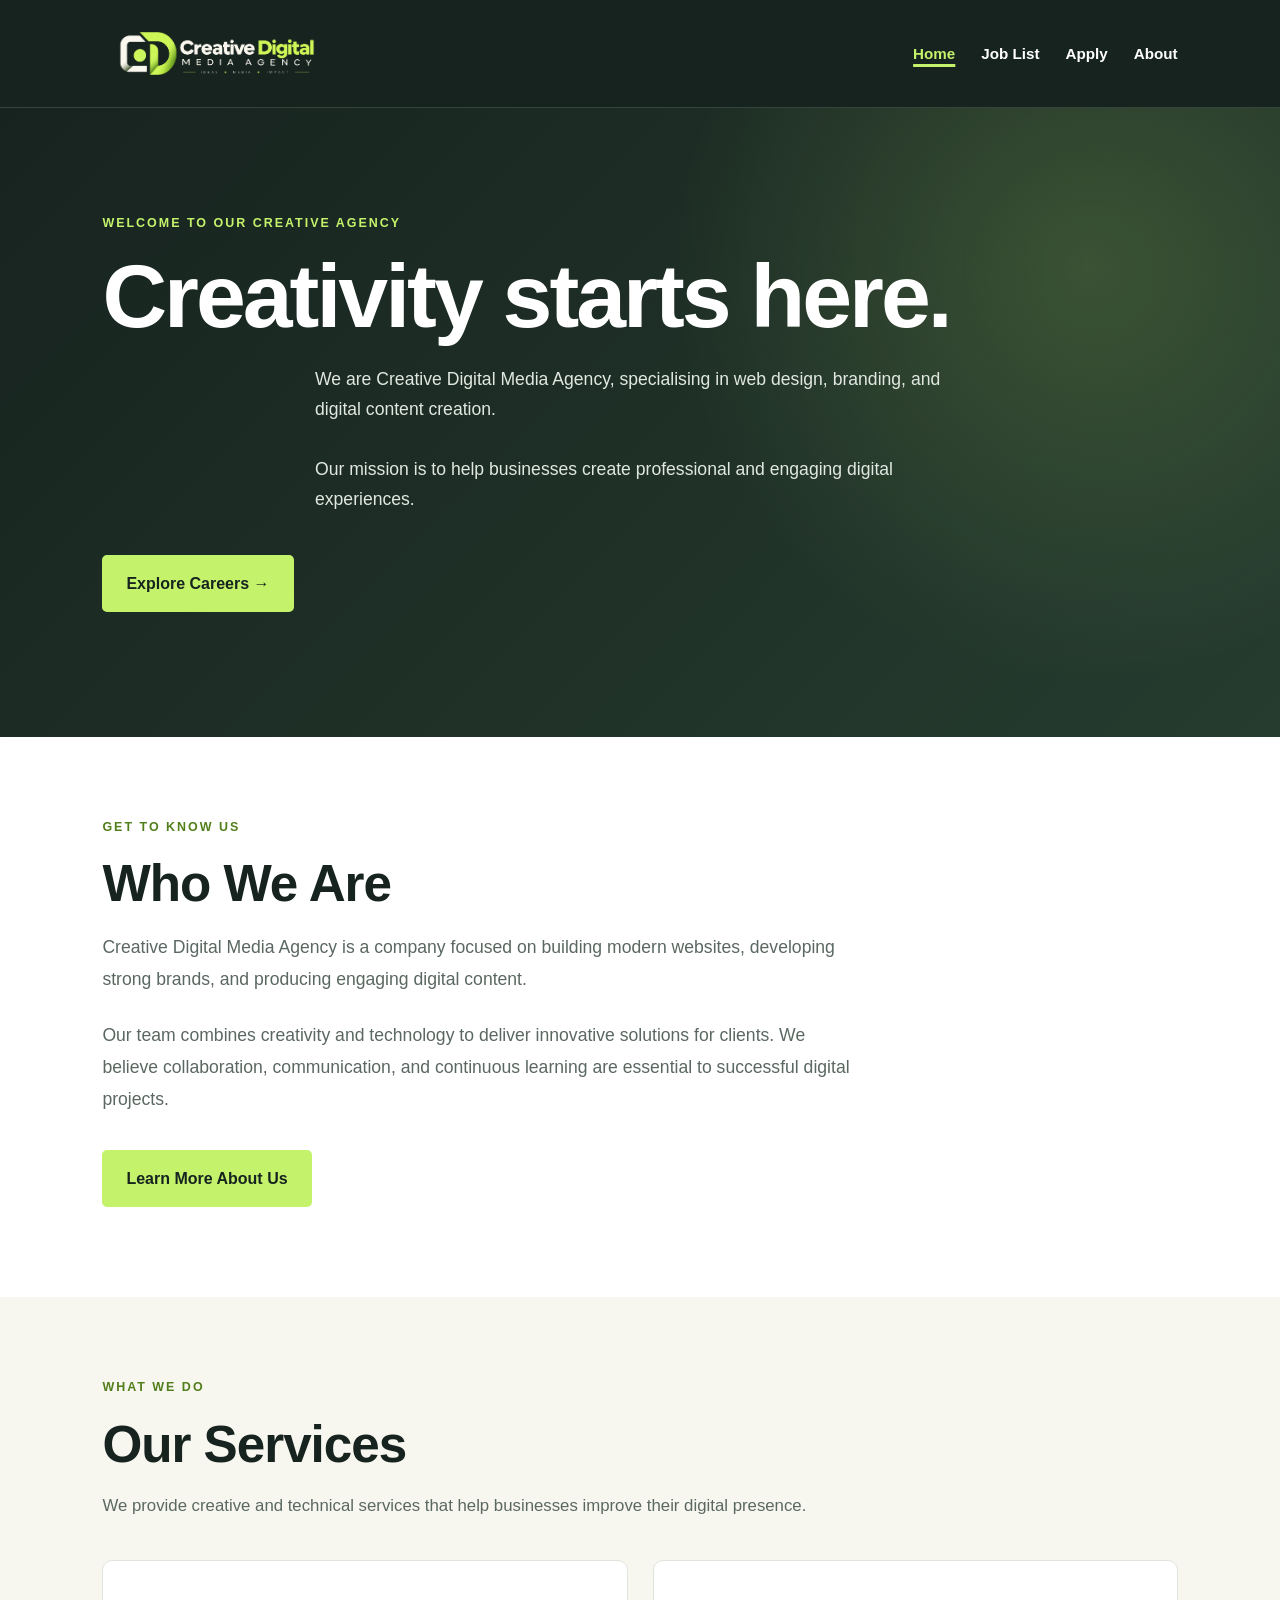
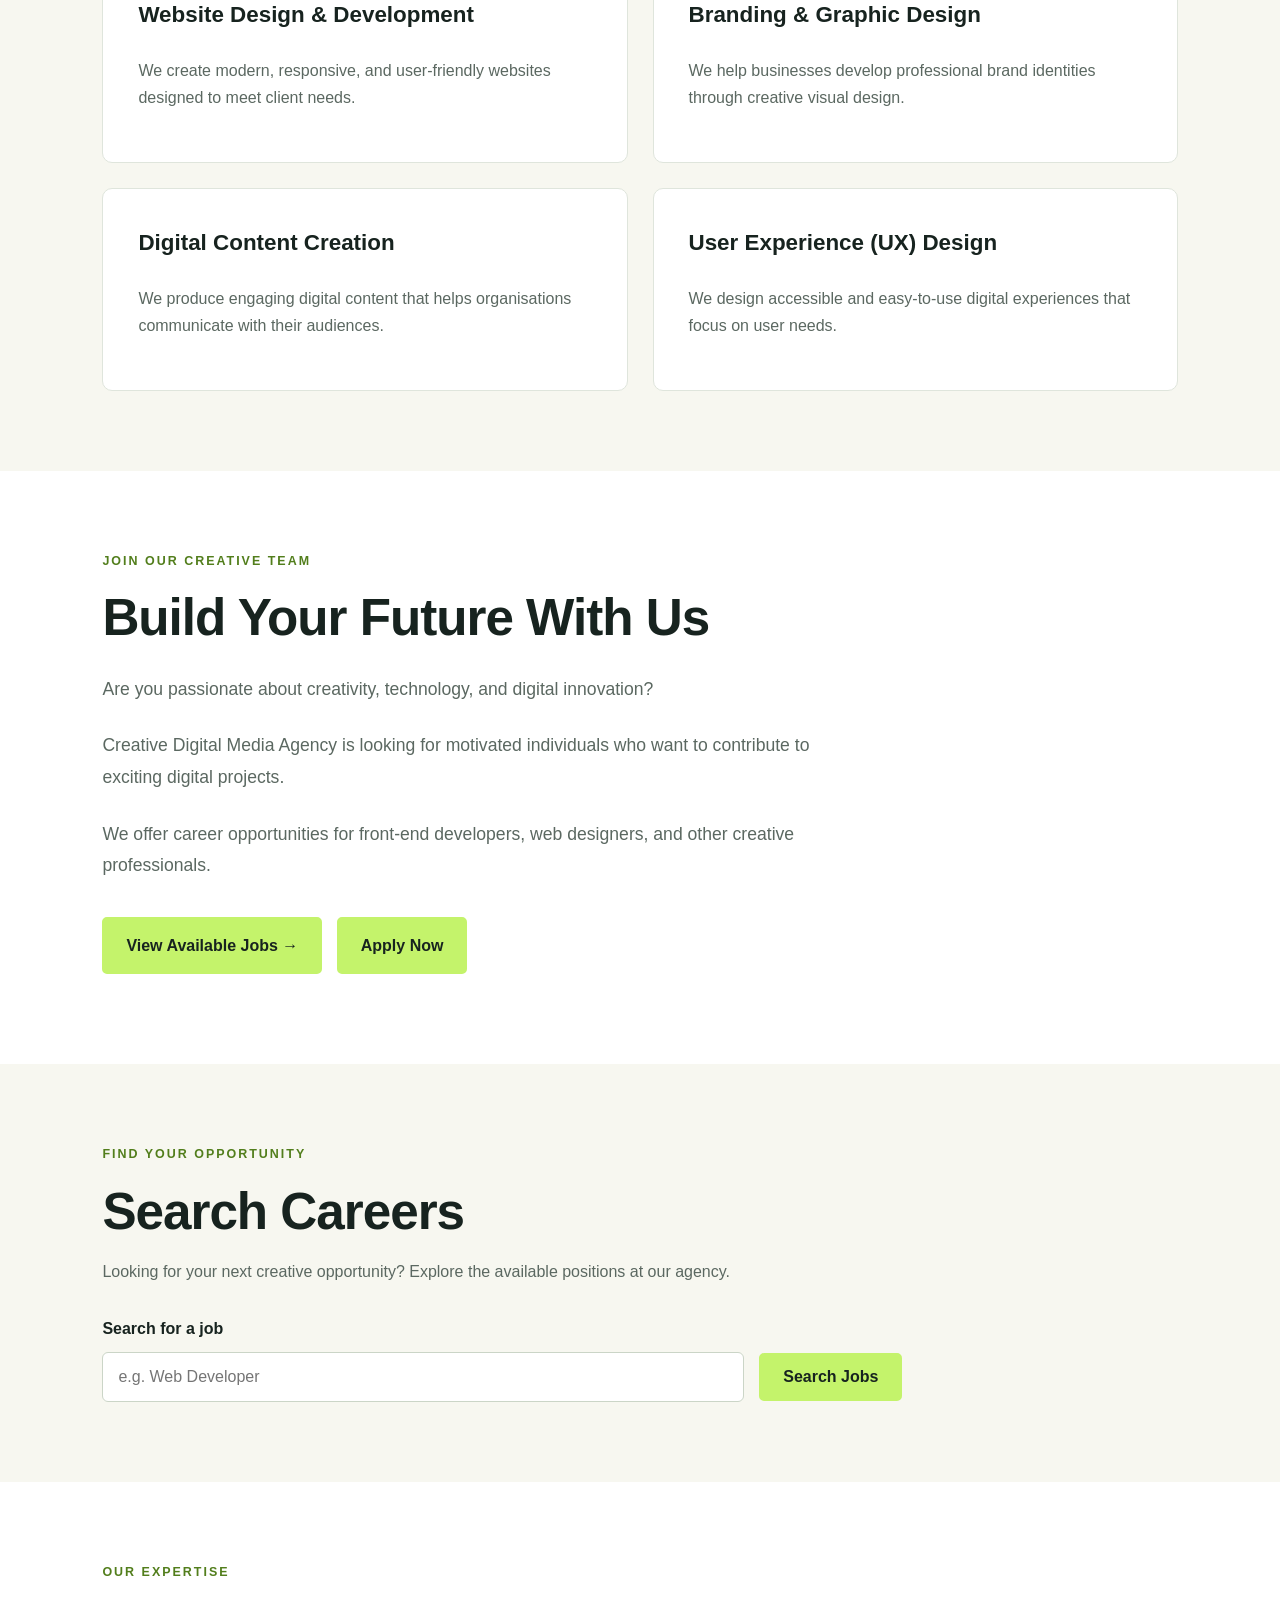
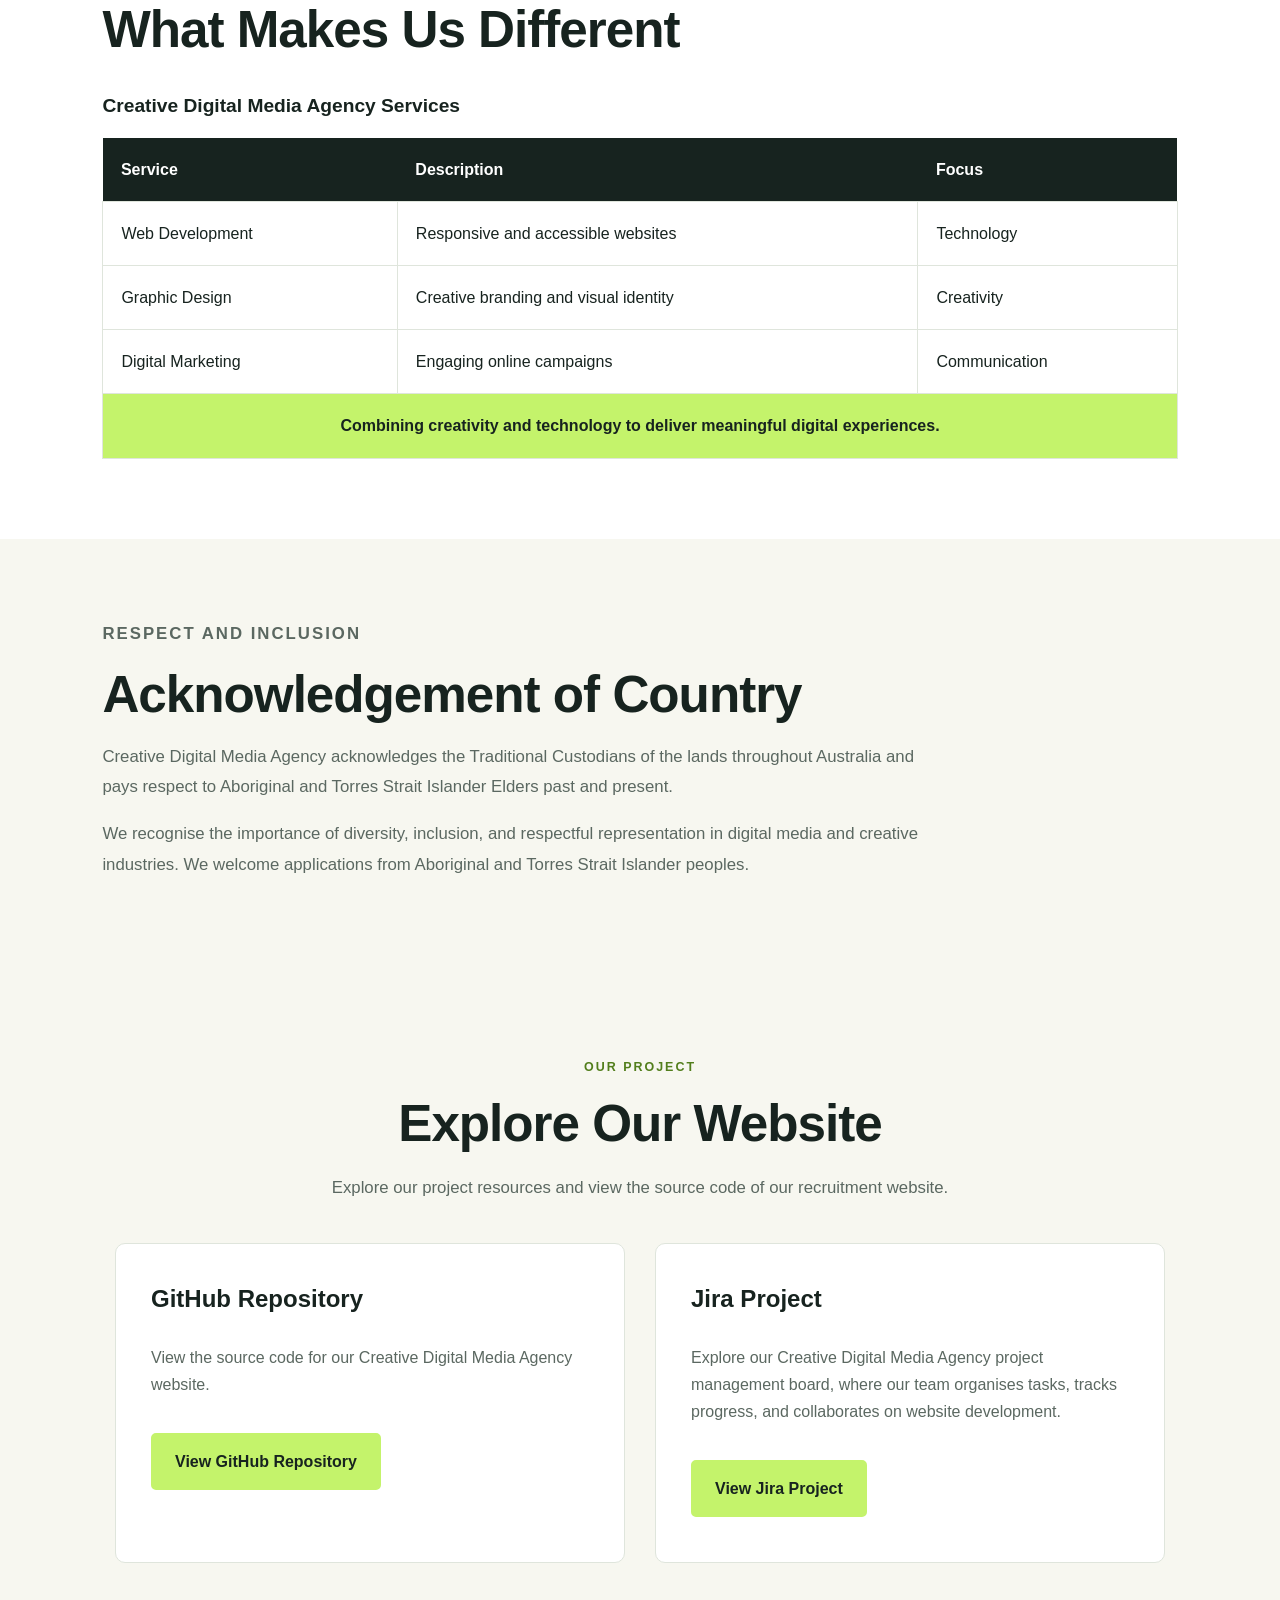
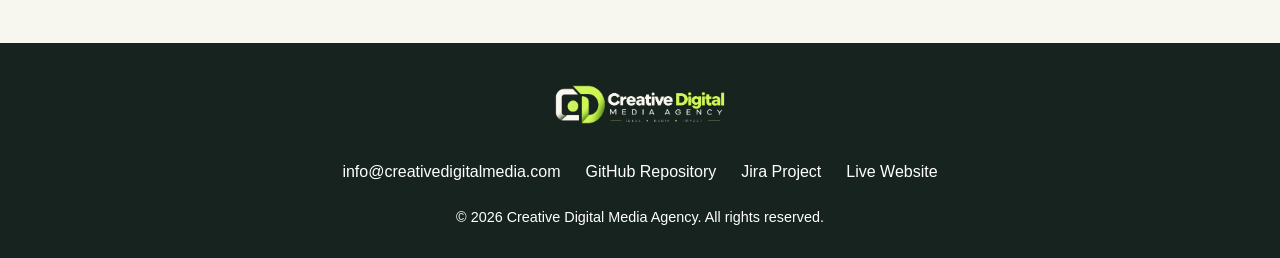
<file: index.html>
<!DOCTYPE html>
<html lang="en">

<head>
    <meta charset="UTF-8">
    <meta name="viewport" content="width=device-width, initial-scale=1.0">

    <meta name="description" content="Creative Digital Media Agency recruitment website">
    <meta name="keywords" content="Creative Digital, Web Design, Careers, Digital Media">
    <meta name="author" content="Creative Digital Media Agency">

    <title>Creative Digital Media Agency | Home</title>

    <!-- External CSS -->
    <link rel="stylesheet" href="style.css">

    <!-- Embedded CSS -->
    <style>
        .home-section-intro {
            max-width: 750px;
            margin-bottom: 35px;
        }
    </style>
</head>

<body>

    <!-- HEADER -->
    <header class="site-header">

        <a href="index.html" class="brand">
            <img
                src="Images/logo.png"
                alt="Creative Digital Media Agency Logo"
                class="site-logo">
        </a>

        <nav aria-label="Main navigation">
            <ul>
                <li><a href="index.html" aria-current="page">Home</a></li>
                <li><a href="jobs.html">Job List</a></li>
                <li><a href="apply.html">Apply</a></li>
                <li><a href="about.html">About</a></li>
            </ul>
        </nav>

    </header>


    <main>

        <!-- HERO SECTION -->
        <section id="home" class="hero home-hero">

            <p class="eyebrow">WELCOME TO OUR CREATIVE AGENCY</p>

            <h1>Creativity starts here.</h1>

            <p class="hero-text">
                We are Creative Digital Media Agency,
                specialising in web design, branding,
                and digital content creation.
            </p>

            <p class="hero-text">
                Our mission is to help businesses create
                professional and engaging digital experiences.
            </p>

            <a href="jobs.html" class="button">
                Explore Careers &rarr;
            </a>

        </section>


        <!-- ABOUT SECTION -->
        <section id="about" class="section home-about">

            <div class="section-heading">

                <p class="eyebrow">GET TO KNOW US</p>

                <h2>Who We Are</h2>

            </div>

            <div class="home-content">

                <p class="home-description">
                    Creative Digital Media Agency is a company
                    focused on building modern websites,
                    developing strong brands, and producing
                    engaging digital content.
                </p>

                <p class="home-description">
                    Our team combines creativity and technology
                    to deliver innovative solutions for clients.
                    We believe collaboration, communication,
                    and continuous learning are essential
                    to successful digital projects.
                </p>

                <a href="about.html" class="button">
                    Learn More About Us
                </a>

            </div>

        </section>


        <!-- SERVICES SECTION -->
        <section id="services" class="section home-services">

            <div class="section-heading">

                <p class="eyebrow">WHAT WE DO</p>

                <h2>Our Services</h2>

            </div>

            <p class="home-section-intro">
                We provide creative and technical services
                that help businesses improve their digital presence.
            </p>

            <div class="services-grid">

                <!-- SERVICE 1 -->
                <article class="service-card">

                    <h3>Website Design &amp; Development</h3>

                    <p>
                        We create modern, responsive,
                        and user-friendly websites
                        designed to meet client needs.
                    </p>

                </article>


                <!-- SERVICE 2 -->
                <article class="service-card">

                    <h3>Branding &amp; Graphic Design</h3>

                    <p>
                        We help businesses develop
                        professional brand identities
                        through creative visual design.
                    </p>

                </article>


                <!-- SERVICE 3 -->
                <article class="service-card">

                    <h3>Digital Content Creation</h3>

                    <p>
                        We produce engaging digital
                        content that helps organisations
                        communicate with their audiences.
                    </p>

                </article>


                <!-- SERVICE 4 -->
                <article class="service-card">

                    <h3>User Experience (UX) Design</h3>

                    <p>
                        We design accessible and
                        easy-to-use digital experiences
                        that focus on user needs.
                    </p>

                </article>

            </div>

        </section>


        <!-- CAREERS SECTION -->
        <section id="careers" class="section home-careers">

            <div class="section-heading">

                <p class="eyebrow">JOIN OUR CREATIVE TEAM</p>

                <h2>Build Your Future With Us</h2>

            </div>

            <div class="home-content">

                <p class="home-description">
                    Are you passionate about creativity,
                    technology, and digital innovation?
                </p>

                <p class="home-description">
                    Creative Digital Media Agency is looking
                    for motivated individuals who want to
                    contribute to exciting digital projects.
                </p>

                <p class="home-description">
                    We offer career opportunities for
                    front-end developers, web designers,
                    and other creative professionals.
                </p>

                <a href="jobs.html" class="button">
                    View Available Jobs &rarr;
                </a>

                <a href="apply.html" class="button home-secondary-button">
                    Apply Now
                </a>

            </div>

        </section>


        <!-- SEARCH SECTION -->
        <section class="section search-section">

            <div class="section-heading">

                <p class="eyebrow">FIND YOUR OPPORTUNITY</p>

                <h2>Search Careers</h2>

            </div>

            <p>
                Looking for your next creative opportunity?
                Explore the available positions at our agency.
            </p>

            <form action="jobs.html" method="get" class="search-form" role="search">

                <label for="job-search">
                    Search for a job
                </label>

                <div class="search-controls">

                    <input
                        type="search"
                        id="job-search"
                        name="search"
                        placeholder="e.g. Web Developer"
                        required>

                    <!-- Inline CSS -->
                    <button
                        type="submit"
                        class="button"
                        style="cursor: pointer;">
                        Search Jobs
                    </button>

                </div>

            </form>

        </section>


        <!-- COMPANY INFORMATION TABLE -->
        <section class="section company-table-section">

            <div class="section-heading">

                <p class="eyebrow">OUR EXPERTISE</p>

                <h2>What Makes Us Different</h2>

            </div>

            <div class="table-container">

                <table class="company-table">

                    <caption>
                        Creative Digital Media Agency Services
                    </caption>

                    <thead>
                        <tr>
                            <th scope="col">Service</th>
                            <th scope="col">Description</th>
                            <th scope="col">Focus</th>
                        </tr>
                    </thead>

                    <tbody>

                        <tr>
                            <td>Web Development</td>
                            <td>Responsive and accessible websites</td>
                            <td>Technology</td>
                        </tr>

                        <tr>
                            <td>Graphic Design</td>
                            <td>Creative branding and visual identity</td>
                            <td>Creativity</td>
                        </tr>

                        <tr>
                            <td>Digital Marketing</td>
                            <td>Engaging online campaigns</td>
                            <td>Communication</td>
                        </tr>

                        <tr>
                            <td colspan="3" class="table-highlight">
                                Combining creativity and technology
                                to deliver meaningful digital experiences.
                            </td>
                        </tr>

                    </tbody>

                </table>

            </div>

        </section>


        <!-- ACKNOWLEDGEMENT OF COUNTRY -->
        <section class="section acknowledgement-section">

            <div class="section-heading">

                <p class="eyebrow">RESPECT AND INCLUSION</p>

                <h2>Acknowledgement of Country</h2>

            </div>

            <p>
                Creative Digital Media Agency acknowledges
                the Traditional Custodians of the lands
                throughout Australia and pays respect to
                Aboriginal and Torres Strait Islander Elders
                past and present.
            </p>

            <p>
                We recognise the importance of diversity,
                inclusion, and respectful representation
                in digital media and creative industries.
                We welcome applications from Aboriginal
                and Torres Strait Islander peoples.
            </p>

        </section>


        <!-- PROJECT LINKS SECTION -->
        <section id="project-links" class="section project-links">

            <div class="section-heading">

                <p class="eyebrow">OUR PROJECT</p>

                <h2>Explore Our Website</h2>

            </div>

            <p class="home-section-intro">
                Explore our project resources and view
                the source code of our recruitment website.
            </p>

            <div class="project-links-container">

                <!-- GITHUB REPOSITORY -->
                <article class="project-link-card">

                    <h3>GitHub Repository</h3>

                    <p>
                        View the source code for our
                        Creative Digital Media Agency website.
                    </p>

                    <a
                        href="https://github.com/Ahmed-Jamil-106196073/Web-Technology-Project-Part-1v2"
                        class="button"
                        target="_blank"
                        rel="noopener noreferrer">
                        View GitHub Repository
                    </a>

                </article>


                <!-- JIRA PROJECT -->
                <article class="project-link-card">

                    <h3>Jira Project</h3>

                    <p>
                        Explore our Creative Digital Media Agency
                        project management board, where our team
                        organises tasks, tracks progress, and
                        collaborates on website development.
                    </p>

                    <a
                        href="https://taimataallah.atlassian.net/jira/software/projects/CDMA/summary"
                        class="button"
                        target="_blank"
                        rel="noopener noreferrer">
                        View Jira Project
                    </a>

                </article>

            </div>

        </section>

    </main>


    <!-- FOOTER -->
    <footer class="site-footer">

        <div class="footer-content">

            <a href="index.html" class="brand footer-brand">

                <img
                    src="Images/logo.png"
                    alt="Creative Digital Media Agency Logo"
                    class="footer-logo">

            </a>

            <div class="footer-links">

                <!-- EMAIL LINK -->
                <a href="mailto:info@creativedigitalmedia.com">
                    info@creativedigitalmedia.com
                </a>

                <!-- GITHUB REPOSITORY LINK -->
                <a
                    href="https://github.com/Ahmed-Jamil-106196073/Web-Technology-Project-Part-1v2"
                    target="_blank"
                    rel="noopener noreferrer">
                    GitHub Repository
                </a>

                <!-- JIRA PROJECT LINK -->
                <a
                    href="https://taimataallah.atlassian.net/jira/software/projects/CDMA/summary"
                    target="_blank"
                    rel="noopener noreferrer">
                    Jira Project
                </a>

                <!-- Replace # with your GitHub Pages URL -->
                <a href="#">
                    Live Website
                </a>

            </div>

            <p>
                &copy; 2026 Creative Digital Media Agency.
                All rights reserved.
            </p>

        </div>

    </footer>

</body>
</html>
</file>
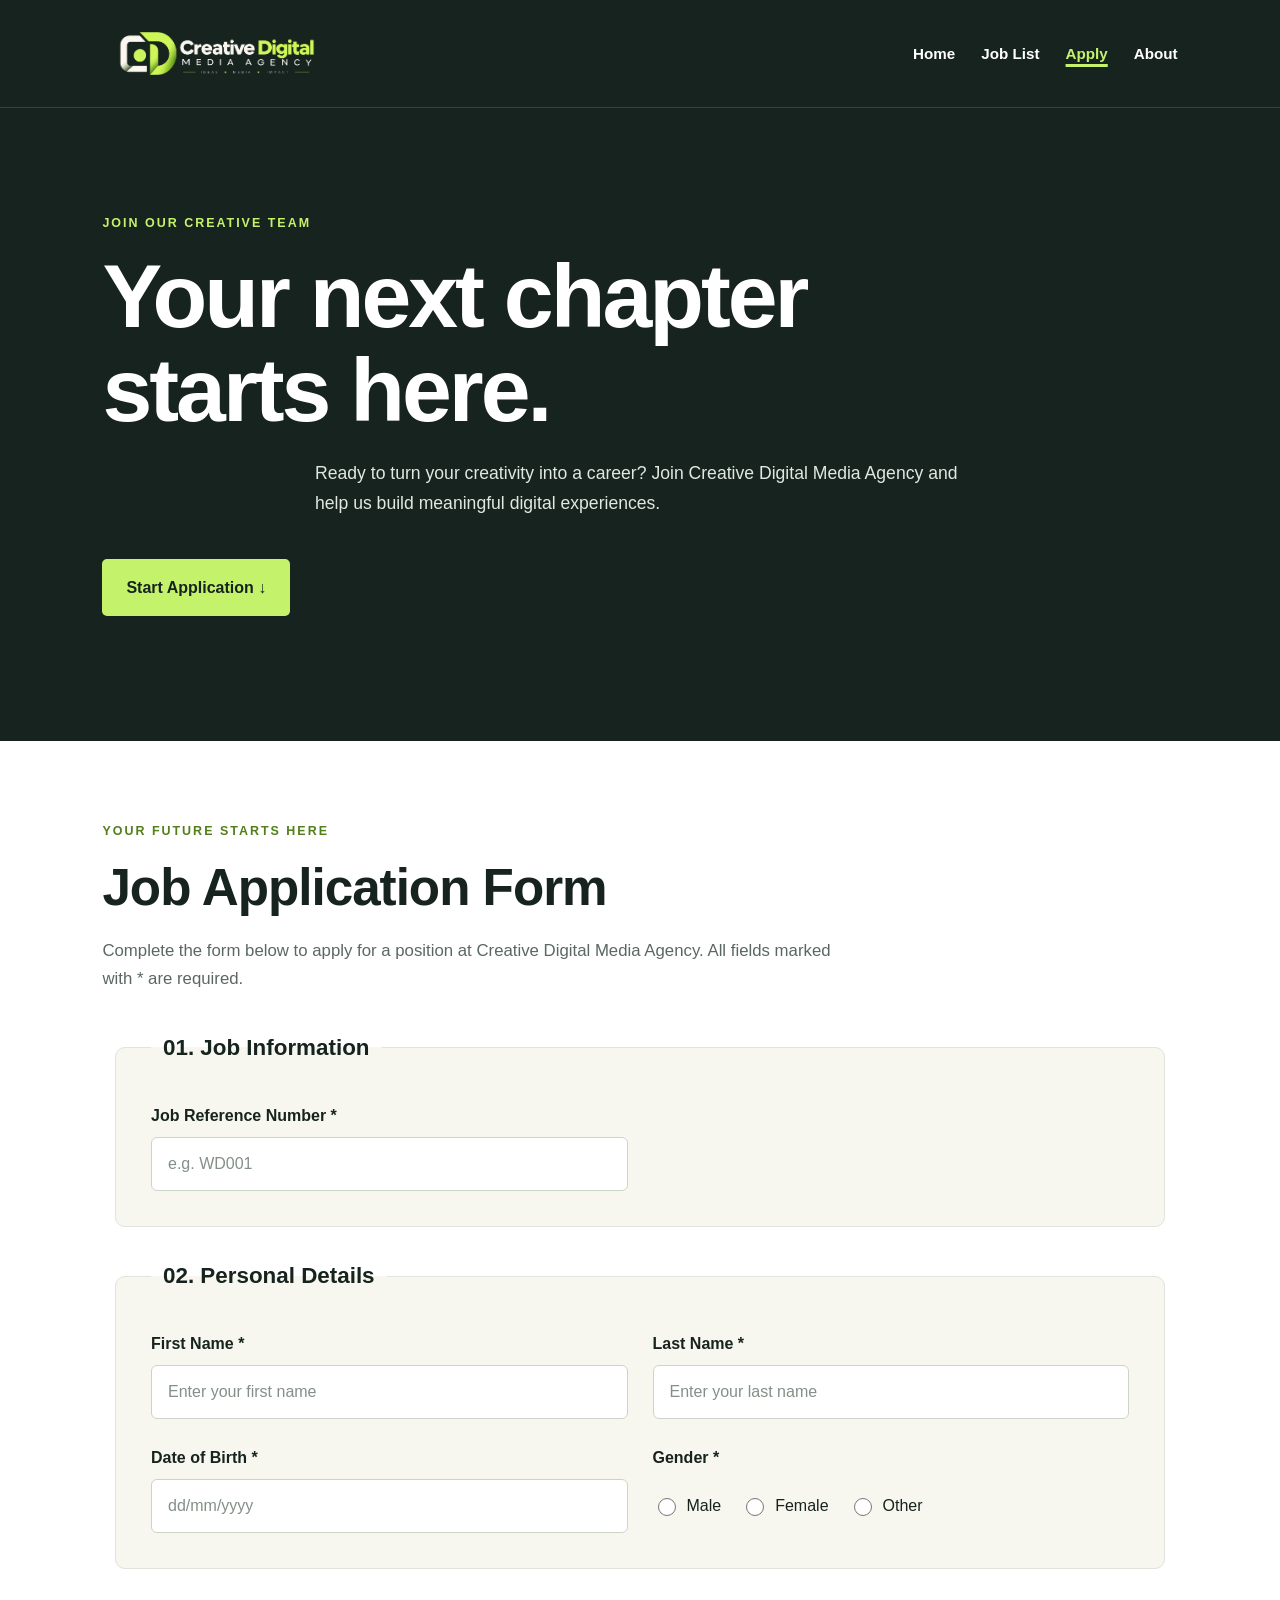
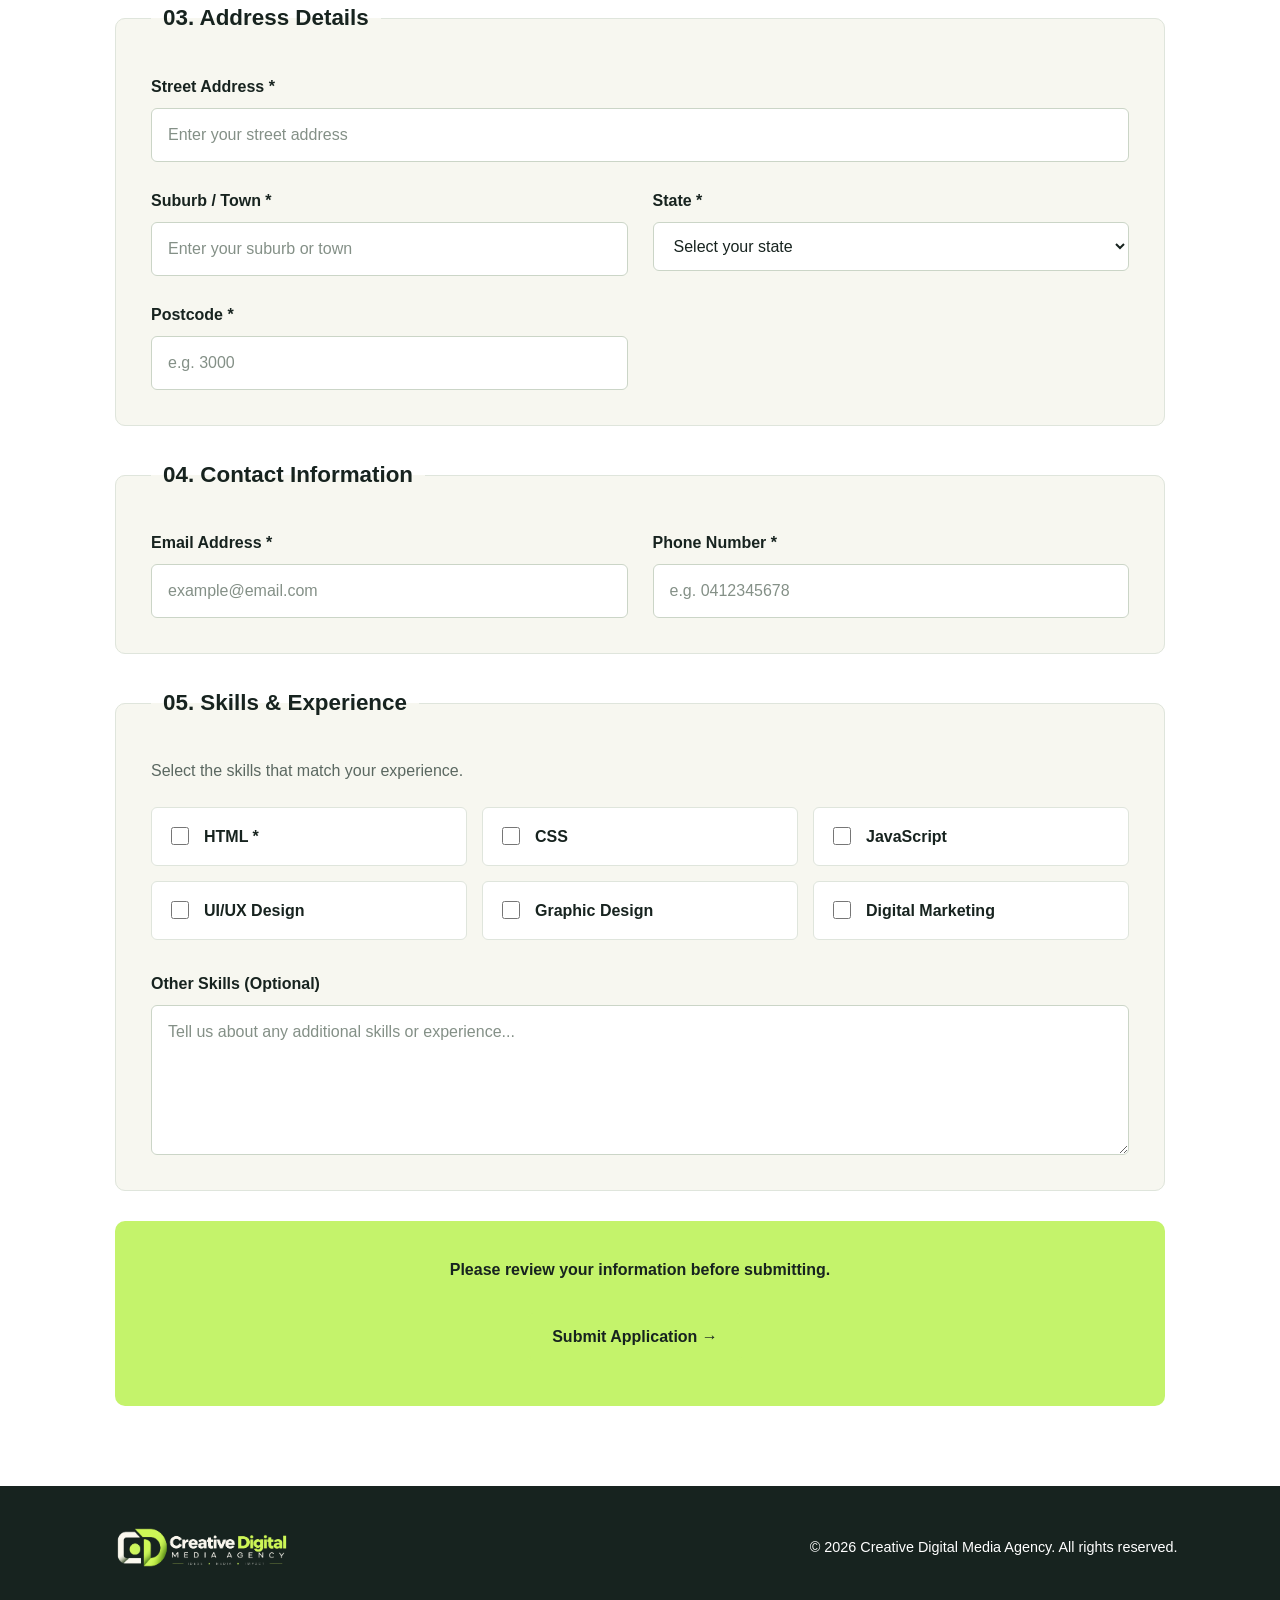
<file: apply.html>
<!DOCTYPE html>
<html lang="en">

<head>
    <meta charset="UTF-8">
    <meta name="description" content="Apply for a job at Creative Digital Media Agency">
    <meta name="keywords" content="Job Application, Creative Digital Media Agency, Careers">
    <meta name="author" content="Creative Digital Media Agency">
    <meta name="viewport" content="width=device-width, initial-scale=1.0">

    <title>Apply Now | Creative Digital Media Agency</title>

    <!-- External CSS -->
    <link rel="stylesheet" href="style.css">

    <!-- Embedded CSS -->
    <style>
        .application-intro {
            max-width: 750px;
            margin-bottom: 35px;
        }
    </style>
</head>

<body>

    <!-- HEADER -->
    <header class="site-header">

        <a href="index.html" class="brand">
            <img
                src="Images/logo.png"
                alt="Creative Digital Media Agency Logo"
                class="site-logo">
        </a>

        <nav aria-label="Main navigation">
            <ul>
                <li><a href="index.html">Home</a></li>
                <li><a href="jobs.html">Job List</a></li>
                <li><a href="apply.html" aria-current="page">Apply</a></li>
                <li><a href="about.html">About</a></li>
            </ul>
        </nav>

    </header>


    <main>

        <!-- HERO SECTION -->
        <section class="hero">

            <p class="eyebrow">JOIN OUR CREATIVE TEAM</p>

            <h1>Your next chapter<br>starts here.</h1>

            <p class="hero-text">
                Ready to turn your creativity into a career?
                Join Creative Digital Media Agency and help us
                build meaningful digital experiences.
            </p>

            <a href="#application-form" class="button">
                Start Application &darr;
            </a>

        </section>


        <!-- APPLICATION SECTION -->
        <section class="section application-section" id="application-form">

            <div class="section-heading application-intro">

                <p class="eyebrow">YOUR FUTURE STARTS HERE</p>

                <h2>Job Application Form</h2>

                <p>
                    Complete the form below to apply for a position
                    at Creative Digital Media Agency.
                    All fields marked with * are required.
                </p>

            </div>


            <!-- APPLICATION FORM -->
            <form
                action="https://mercury.swin.edu.au/it000000/formtest.php"
                method="post"
                class="application-form">


                <!-- JOB INFORMATION -->
                <fieldset class="form-section">

                    <legend>01. Job Information</legend>

                    <div class="form-grid">

                        <div class="form-group">

                            <label for="jobref">
                                Job Reference Number *
                            </label>

                            <input
                                type="text"
                                id="jobref"
                                name="jobref"
                                pattern="[A-Za-z0-9]{5}"
                                minlength="5"
                                maxlength="5"
                                title="Enter exactly 5 letters or numbers"
                                placeholder="e.g. WD001"
                                required>

                        </div>

                    </div>

                </fieldset>


                <!-- PERSONAL DETAILS -->
                <fieldset class="form-section">

                    <legend>02. Personal Details</legend>

                    <div class="form-grid">

                        <div class="form-group">

                            <label for="firstname">
                                First Name *
                            </label>

                            <input
                                type="text"
                                id="firstname"
                                name="firstname"
                                pattern="[A-Za-z]{1,20}"
                                maxlength="20"
                                title="Letters only, maximum 20 characters"
                                placeholder="Enter your first name"
                                autocomplete="given-name"
                                required>

                        </div>


                        <div class="form-group">

                            <label for="lastname">
                                Last Name *
                            </label>

                            <input
                                type="text"
                                id="lastname"
                                name="lastname"
                                pattern="[A-Za-z]{1,20}"
                                maxlength="20"
                                title="Letters only, maximum 20 characters"
                                placeholder="Enter your last name"
                                autocomplete="family-name"
                                required>

                        </div>


                        <div class="form-group">

                            <label for="dob">
                                Date of Birth *
                            </label>

                            <input
                                type="text"
                                id="dob"
                                name="dob"
                                placeholder="dd/mm/yyyy"
                                pattern="(0[1-9]|[12][0-9]|3[01])/(0[1-9]|1[0-2])/[0-9]{4}"
                                title="Enter your date of birth as dd/mm/yyyy"
                                maxlength="10"
                                inputmode="numeric"
                                required>

                        </div>


                        <fieldset class="form-group gender-fieldset">

                            <legend>Gender *</legend>

                            <div class="radio-options">

                                <label>
                                    <input
                                        type="radio"
                                        name="gender"
                                        value="Male"
                                        required>
                                    Male
                                </label>

                                <label>
                                    <input
                                        type="radio"
                                        name="gender"
                                        value="Female">
                                    Female
                                </label>

                                <label>
                                    <input
                                        type="radio"
                                        name="gender"
                                        value="Other">
                                    Other
                                </label>

                            </div>

                        </fieldset>

                    </div>

                </fieldset>


                <!-- ADDRESS DETAILS -->
                <fieldset class="form-section">

                    <legend>03. Address Details</legend>

                    <div class="form-grid">

                        <div class="form-group full-width">

                            <label for="street">
                                Street Address *
                            </label>

                            <input
                                type="text"
                                id="street"
                                name="street"
                                maxlength="40"
                                placeholder="Enter your street address"
                                autocomplete="address-line1"
                                required>

                        </div>


                        <div class="form-group">

                            <label for="suburb">
                                Suburb / Town *
                            </label>

                            <input
                                type="text"
                                id="suburb"
                                name="suburb"
                                maxlength="40"
                                placeholder="Enter your suburb or town"
                                autocomplete="address-level2"
                                required>

                        </div>


                        <div class="form-group">

                            <label for="state">
                                State *
                            </label>

                            <select
                                id="state"
                                name="state"
                                autocomplete="address-level1"
                                required>

                                <option value="">Select your state</option>
                                <option value="VIC">VIC</option>
                                <option value="NSW">NSW</option>
                                <option value="QLD">QLD</option>
                                <option value="NT">NT</option>
                                <option value="WA">WA</option>
                                <option value="SA">SA</option>
                                <option value="TAS">TAS</option>
                                <option value="ACT">ACT</option>

                            </select>

                        </div>


                        <div class="form-group">

                            <label for="postcode">
                                Postcode *
                            </label>

                            <input
                                type="text"
                                id="postcode"
                                name="postcode"
                                pattern="[0-9]{4}"
                                minlength="4"
                                maxlength="4"
                                inputmode="numeric"
                                title="Enter exactly 4 digits"
                                placeholder="e.g. 3000"
                                autocomplete="postal-code"
                                required>

                        </div>

                    </div>

                </fieldset>


                <!-- CONTACT INFORMATION -->
                <fieldset class="form-section">

                    <legend>04. Contact Information</legend>

                    <div class="form-grid">

                        <div class="form-group">

                            <label for="email">
                                Email Address *
                            </label>

                            <input
                                type="email"
                                id="email"
                                name="email"
                                placeholder="example@email.com"
                                autocomplete="email"
                                required>

                        </div>


                        <div class="form-group">

                            <label for="phone">
                                Phone Number *
                            </label>

                            <input
                                type="tel"
                                id="phone"
                                name="phone"
                                pattern="[0-9]{8,12}"
                                minlength="8"
                                maxlength="12"
                                title="Enter 8 to 12 digits without spaces"
                                placeholder="e.g. 0412345678"
                                autocomplete="tel"
                                required>

                        </div>

                    </div>

                </fieldset>


                <!-- SKILLS AND EXPERIENCE -->
                <fieldset class="form-section">

                    <legend>05. Skills &amp; Experience</legend>

                    <p class="form-description">
                        Select the skills that match your experience.
                    </p>

                    <div class="checkbox-grid">

                        <label>
                            <input
                                type="checkbox"
                                name="skills[]"
                                value="HTML"
                                required>
                            HTML *
                        </label>

                        <label>
                            <input
                                type="checkbox"
                                name="skills[]"
                                value="CSS">
                            CSS
                        </label>

                        <label>
                            <input
                                type="checkbox"
                                name="skills[]"
                                value="JavaScript">
                            JavaScript
                        </label>

                        <label>
                            <input
                                type="checkbox"
                                name="skills[]"
                                value="UI/UX Design">
                            UI/UX Design
                        </label>

                        <label>
                            <input
                                type="checkbox"
                                name="skills[]"
                                value="Graphic Design">
                            Graphic Design
                        </label>

                        <label>
                            <input
                                type="checkbox"
                                name="skills[]"
                                value="Digital Marketing">
                            Digital Marketing
                        </label>

                    </div>


                    <div class="form-group other-skills">

                        <label for="otherskills">
                            Other Skills (Optional)
                        </label>

                        <textarea
                            id="otherskills"
                            name="otherskills"
                            rows="5"
                            placeholder="Tell us about any additional skills or experience..."></textarea>

                    </div>

                </fieldset>


                <!-- SUBMIT SECTION -->
                <div class="form-submit">

                    <p>
                        Please review your information before submitting.
                    </p>

                    <!-- Inline CSS -->
                    <button
                        type="submit"
                        class="button submit-button"
                        style="cursor: pointer;">
                        Submit Application &rarr;
                    </button>

                </div>

            </form>

        </section>

    </main>


    <!-- FOOTER -->
    <footer class="site-footer">

        <a href="index.html" class="brand footer-brand">
            <img
                src="Images/logo.png"
                alt="Creative Digital Media Agency Logo"
                class="footer-logo">
        </a>

        <p>
            &copy; 2026 Creative Digital Media Agency.
            All rights reserved.
        </p>

    </footer>

</body>
</html>
</file>
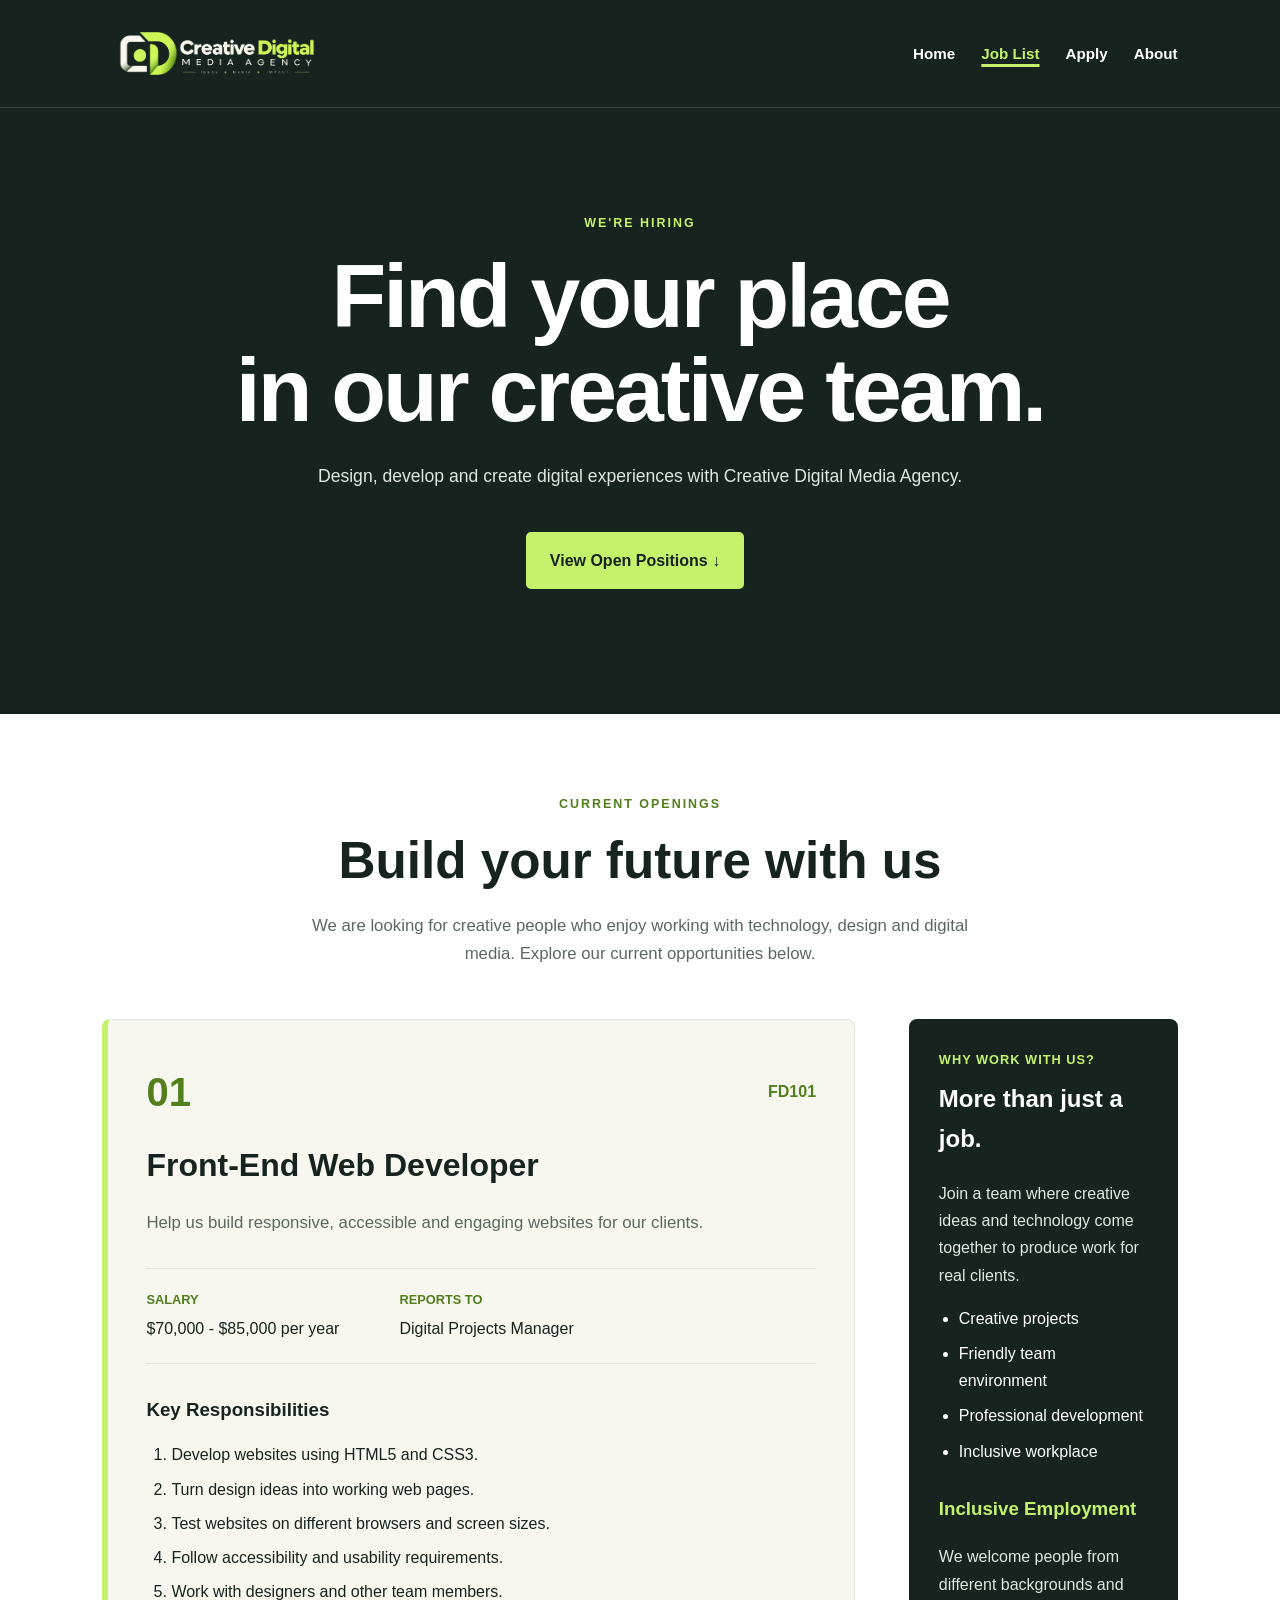
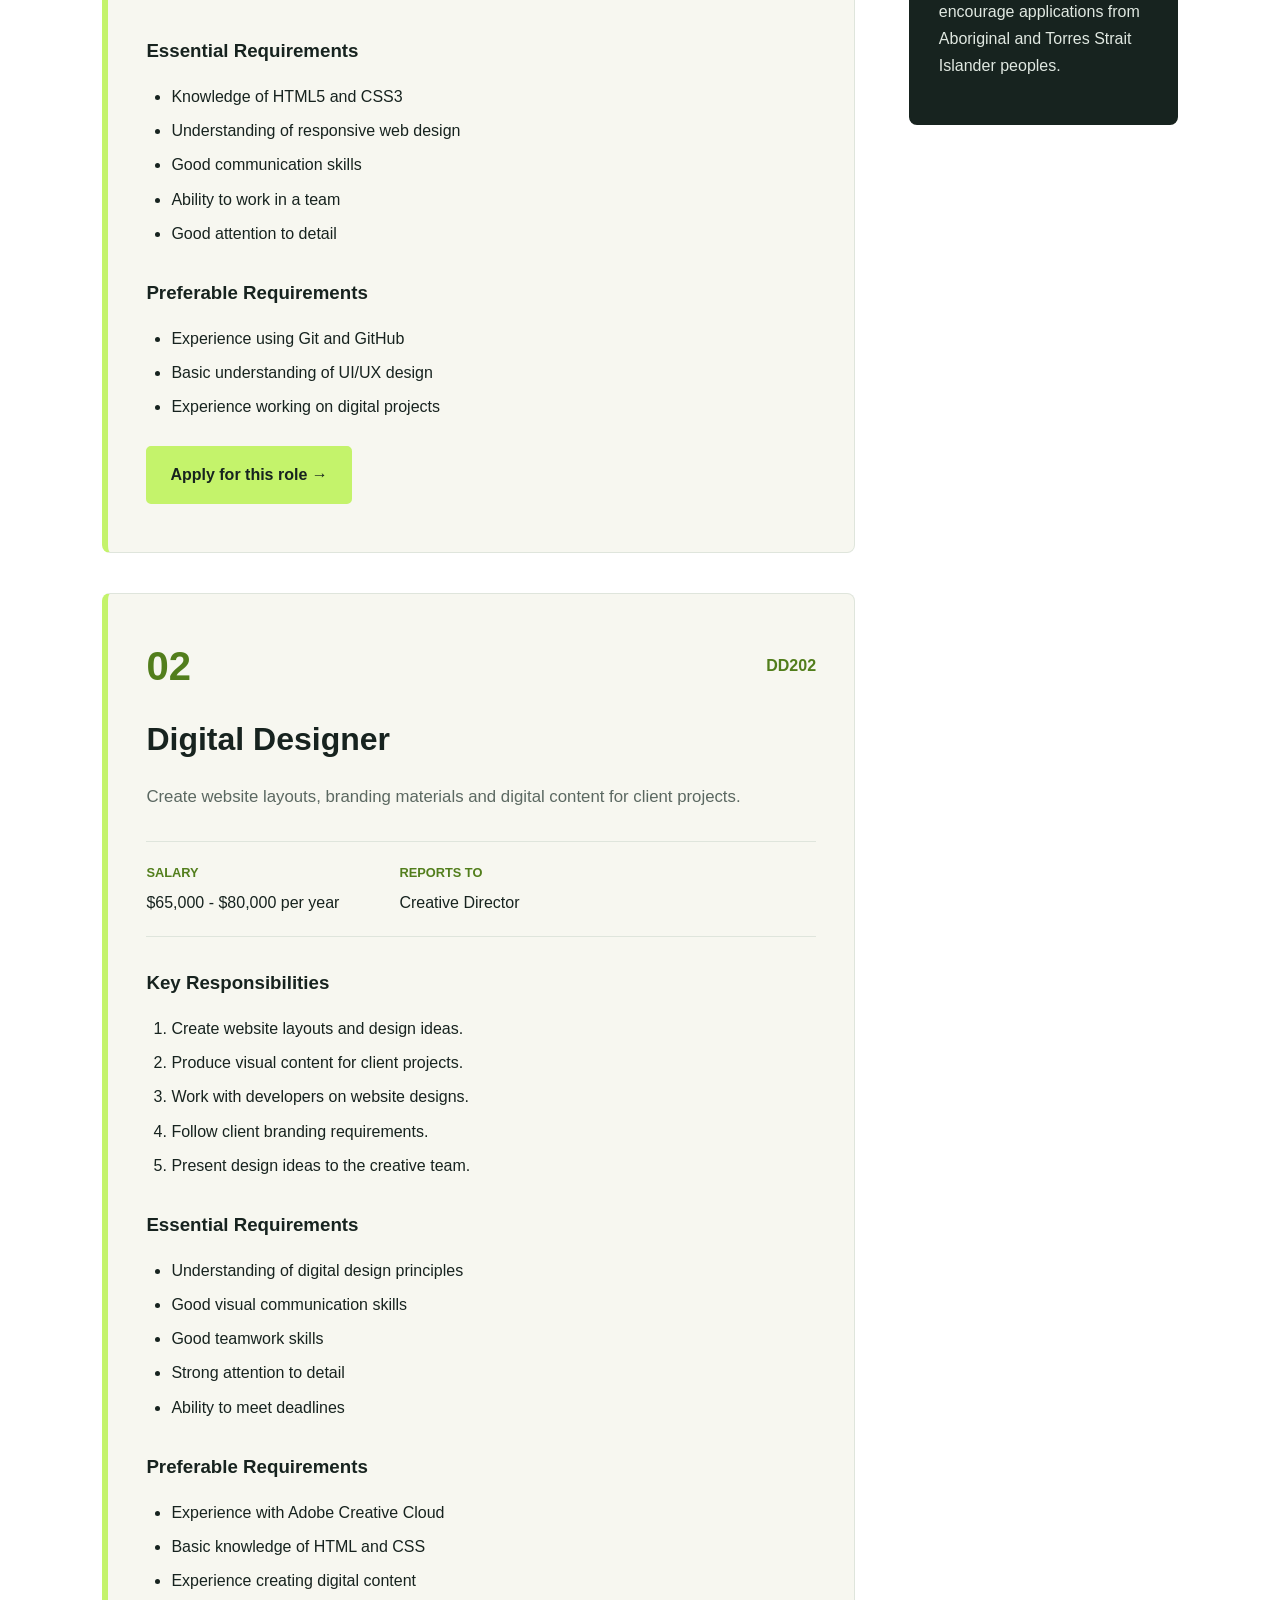
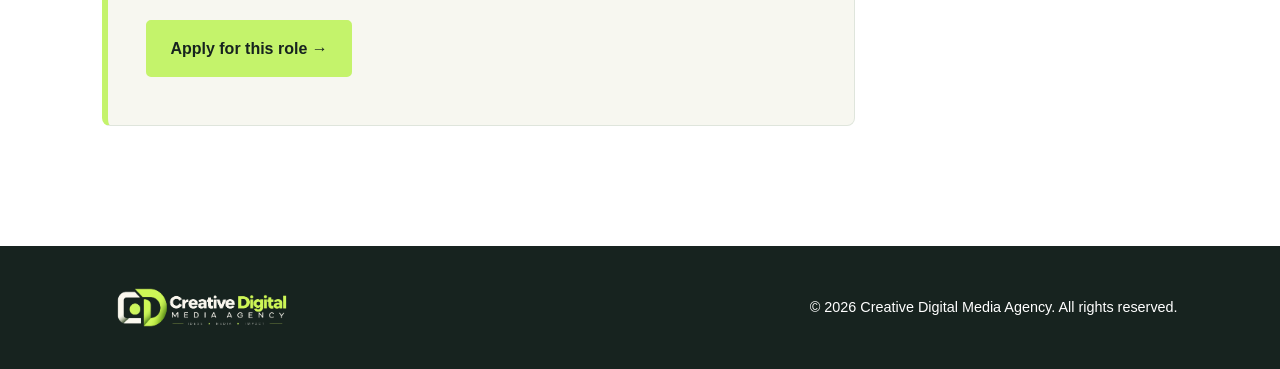
<file: jobs.html>
<!DOCTYPE html>
<html lang="en">

<head>
    <meta charset="UTF-8">
    <meta name="viewport" content="width=device-width, initial-scale=1.0">

    <meta name="description"
          content="Explore job opportunities at Creative Digital Media Agency.">

    <meta name="keywords"
          content="Creative Digital Media Agency, Jobs, Web Developer, Digital Designer">

    <meta name="author" content="Abdulrahman Shehada">

    <title>Job List | Creative Digital Media Agency</title>

    <!-- External CSS -->
    <link rel="stylesheet" href="style.css">

    <!-- Embedded CSS -->
    <style>
        .jobs-intro {
            max-width: 700px;
            margin: 0 auto 50px;
        }
    </style>
</head>

<body>

    <!-- HEADER -->
    <header class="site-header">

        <a href="index.html" class="brand">
            <img
                src="Images/logo.png"
                alt="Creative Digital Media Agency Logo"
                class="site-logo">
        </a>

        <nav aria-label="Main navigation">
            <ul>
                <li><a href="index.html">Home</a></li>
                <li><a href="jobs.html" aria-current="page">Job List</a></li>
                <li><a href="apply.html">Apply</a></li>
                <li><a href="about.html">About</a></li>
            </ul>
        </nav>

    </header>


    <main>

        <!-- HERO SECTION -->
        <section class="hero jobs-hero">

            <p class="eyebrow">
                WE'RE HIRING
            </p>

            <h1>
                Find your place<br>
                in our creative team.
            </h1>

            <p class="hero-text">
                Design, develop and create digital experiences
                with Creative Digital Media Agency.
            </p>

            <a href="#open-positions" class="button">
                View Open Positions &darr;
            </a>

        </section>


        <!-- JOBS SECTION -->
        <section class="section jobs-section" id="open-positions">

            <div class="jobs-heading">

                <p class="eyebrow">
                    CURRENT OPENINGS
                </p>

                <h2>
                    Build your future with us
                </h2>

                <p class="jobs-intro">
                    We are looking for creative people who enjoy
                    working with technology, design and digital media.
                    Explore our current opportunities below.
                </p>

            </div>


            <!-- ASIDE -->
            <aside class="jobs-aside">

                <p class="aside-label">
                    WHY WORK WITH US?
                </p>

                <h2>
                    More than just a job.
                </h2>

                <p>
                    Join a team where creative ideas and technology
                    come together to produce work for real clients.
                </p>

                <ul>
                    <li>Creative projects</li>
                    <li>Friendly team environment</li>
                    <li>Professional development</li>
                    <li>Inclusive workplace</li>
                </ul>

                <h3>
                    Inclusive Employment
                </h3>

                <p>
                    We welcome people from different backgrounds and
                    encourage applications from Aboriginal and Torres
                    Strait Islander peoples.
                </p>

            </aside>


            <!-- JOB LIST -->
            <div class="job-list">

                <!-- JOB 1 -->
                <section class="job-card">

                    <div class="job-top">

                        <p class="job-number">
                            01
                        </p>

                        <p class="job-reference">
                            FD101
                        </p>

                    </div>

                    <h2>
                        Front-End Web Developer
                    </h2>

                    <p class="job-description">
                        Help us build responsive, accessible and
                        engaging websites for our clients.
                    </p>


                    <!-- JOB DETAILS -->
                    <div class="job-details">

                        <div>

                            <p class="detail-label">
                                SALARY
                            </p>

                            <p>
                                $70,000 - $85,000 per year
                            </p>

                        </div>

                        <div>

                            <p class="detail-label">
                                REPORTS TO
                            </p>

                            <p>
                                Digital Projects Manager
                            </p>

                        </div>

                    </div>


                    <!-- RESPONSIBILITIES -->
                    <h3>
                        Key Responsibilities
                    </h3>

                    <ol>
                        <li>Develop websites using HTML5 and CSS3.</li>
                        <li>Turn design ideas into working web pages.</li>
                        <li>Test websites on different browsers and screen sizes.</li>
                        <li>Follow accessibility and usability requirements.</li>
                        <li>Work with designers and other team members.</li>
                    </ol>


                    <!-- ESSENTIAL REQUIREMENTS -->
                    <h3>
                        Essential Requirements
                    </h3>

                    <ul>
                        <li>Knowledge of HTML5 and CSS3</li>
                        <li>Understanding of responsive web design</li>
                        <li>Good communication skills</li>
                        <li>Ability to work in a team</li>
                        <li>Good attention to detail</li>
                    </ul>


                    <!-- PREFERABLE REQUIREMENTS -->
                    <h3>
                        Preferable Requirements
                    </h3>

                    <ul>
                        <li>Experience using Git and GitHub</li>
                        <li>Basic understanding of UI/UX design</li>
                        <li>Experience working on digital projects</li>
                    </ul>


                    <!-- INLINE CSS -->
                    <a
                        href="apply.html"
                        class="button"
                        style="margin-top: 10px;">
                        Apply for this role &rarr;
                    </a>

                </section>


                <!-- JOB 2 -->
                <section class="job-card">

                    <div class="job-top">

                        <p class="job-number">
                            02
                        </p>

                        <p class="job-reference">
                            DD202
                        </p>

                    </div>

                    <h2>
                        Digital Designer
                    </h2>

                    <p class="job-description">
                        Create website layouts, branding materials
                        and digital content for client projects.
                    </p>


                    <!-- JOB DETAILS -->
                    <div class="job-details">

                        <div>

                            <p class="detail-label">
                                SALARY
                            </p>

                            <p>
                                $65,000 - $80,000 per year
                            </p>

                        </div>

                        <div>

                            <p class="detail-label">
                                REPORTS TO
                            </p>

                            <p>
                                Creative Director
                            </p>

                        </div>

                    </div>


                    <!-- RESPONSIBILITIES -->
                    <h3>
                        Key Responsibilities
                    </h3>

                    <ol>
                        <li>Create website layouts and design ideas.</li>
                        <li>Produce visual content for client projects.</li>
                        <li>Work with developers on website designs.</li>
                        <li>Follow client branding requirements.</li>
                        <li>Present design ideas to the creative team.</li>
                    </ol>


                    <!-- ESSENTIAL REQUIREMENTS -->
                    <h3>
                        Essential Requirements
                    </h3>

                    <ul>
                        <li>Understanding of digital design principles</li>
                        <li>Good visual communication skills</li>
                        <li>Good teamwork skills</li>
                        <li>Strong attention to detail</li>
                        <li>Ability to meet deadlines</li>
                    </ul>


                    <!-- PREFERABLE REQUIREMENTS -->
                    <h3>
                        Preferable Requirements
                    </h3>

                    <ul>
                        <li>Experience with Adobe Creative Cloud</li>
                        <li>Basic knowledge of HTML and CSS</li>
                        <li>Experience creating digital content</li>
                    </ul>


                    <a href="apply.html" class="button">
                        Apply for this role &rarr;
                    </a>

                </section>

            </div>

        </section>

    </main>


    <!-- FOOTER -->
    <footer class="site-footer">

        <a href="index.html" class="brand footer-brand">

            <img
                src="Images/logo.png"
                alt="Creative Digital Media Agency Logo"
                class="footer-logo">

        </a>

        <p>
            &copy; 2026 Creative Digital Media Agency.
            All rights reserved.
        </p>

    </footer>

</body>
</html>
</file>
<file: style.css>
/* =====================================
   HTML WARRIORS - HOMEPAGE
   CREATIVE DIGITAL MEDIA AGENCY
   ===================================== */


/* GENERAL STYLING */

* {
    box-sizing: border-box;
}

html {
    scroll-behavior: smooth;
}

body {
    margin: 0;
    font-family: 'Gill Sans', 'Gill Sans MT', Calibri,
                 'Trebuchet MS', sans-serif;
    background-color: #ffffff;
    color: #17231f;
    line-height: 1.7;
}

a {
    color: inherit;
}

a:focus-visible,
button:focus-visible,
input:focus-visible {
    outline: 3px solid #c4f36b;
    outline-offset: 3px;
}


/* HEADER AND NAVIGATION */

.site-header {
    display: flex;
    align-items: center;
    justify-content: space-between;
    gap: 24px;
    padding: 15px 8%;
    background-color: #17231f;
    border-bottom: 1px solid #34443b;
}

.brand {
    display: inline-flex;
    align-items: center;
    text-decoration: none;
}

.site-logo {
    display: block;
    width: 230px;
    max-width: 100%;
    height: auto;
}

nav ul {
    display: flex;
    flex-wrap: wrap;
    gap: 26px;
    margin: 0;
    padding: 0;
    list-style: none;
}

nav a {
    color: #ffffff;
    font-size: 0.95rem;
    font-weight: 600;
    text-decoration: none;
}

nav a:hover,
nav a[aria-current="page"] {
    color: #c4f36b;
    text-decoration: underline;
    text-decoration-thickness: 3px;
    text-underline-offset: 5px;
}


/* HERO SECTION */

.hero {
    padding: 105px 8% 115px;
    background-color: #17231f;
    color: #ffffff;
}

.home-hero {
    background-image:
        radial-gradient(
            circle at 85% 25%,
            rgba(196, 243, 107, 0.16),
            transparent 35%
        ),
        linear-gradient(
            135deg,
            #17231f,
            #263c2f
        );
}

.eyebrow {
    margin: 0 0 15px;
    color: #527e1c;
    font-size: 0.78rem;
    font-weight: 800;
    letter-spacing: 2px;
}

.hero .eyebrow {
    color: #c4f36b;
}

.hero h1 {
    max-width: 850px;
    margin: 0 0 25px;
    font-size: clamp(2.8rem, 7vw, 5.6rem);
    line-height: 1.05;
    letter-spacing: -3px;
}

.hero-text {
    max-width: 650px;
    margin-bottom: 22px;
    color: #e0e8e1;
    font-size: 1.1rem;
}


/* BUTTONS */

.button {
    display: inline-block;
    margin: 10px 10px 10px 0;
    padding: 13px 22px;
    border: 2px solid #c4f36b;
    border-radius: 5px;
    background-color: #c4f36b;
    color: #17231f;
    font-family: inherit;
    font-size: 1rem;
    font-weight: 700;
    text-decoration: none;
    cursor: pointer;
    transition: background-color 0.2s ease;
}

.button:hover {
    background-color: #ffffff;
    border-color: #ffffff;
}


/* GENERAL SECTIONS */

.section {
    padding: 80px 8%;
}

.section-heading h2 {
    margin: 0 0 25px;
    font-size: clamp(2rem, 4vw, 3.2rem);
    line-height: 1.2;
    letter-spacing: -1px;
}

.home-section-intro {
    max-width: 750px;
    color: #5b6861;
    font-size: 1.05rem;
}


/* COMPANY OFFICE IMAGE */

.company-image-section {
    padding: 60px 8%;
    background-color: #ffffff;
}

.company-figure {
    max-width: 1100px;
    margin: 0 auto;
}

.company-image {
    display: block;
    width: 100%;
    height: auto;
    border-radius: 12px;
}

.company-figure figcaption {
    margin-top: 15px;
    color: #5b6861;
    font-size: 0.95rem;
    text-align: center;
}


/* ABOUT SECTION */

.home-about {
    background-color: #ffffff;
}

.home-content {
    max-width: 850px;
}

.home-description {
    max-width: 750px;
    margin-bottom: 25px;
    color: #5b6861;
    font-size: 1.1rem;
    line-height: 1.8;
}


/* SERVICES SECTION */

.home-services {
    background-color: #f7f7f0;
}

.services-grid {
    display: grid;
    grid-template-columns: repeat(2, minmax(0, 1fr));
    gap: 25px;
    margin-top: 40px;
}

.service-card {
    padding: 35px;
    background-color: #ffffff;
    border: 1px solid #dfe5dc;
    border-radius: 10px;
    transition: transform 0.2s ease, border-color 0.2s ease;
}

.service-card:hover {
    transform: translateY(-5px);
    border-color: #527e1c;
}

.service-card h3 {
    margin-top: 0;
    color: #17231f;
    font-size: 1.4rem;
}

.service-card p {
    color: #5b6861;
    line-height: 1.7;
}


/* CAREERS SECTION */

.home-careers {
    background-color: #ffffff;
}

.home-careers .section-heading {
    margin-bottom: 25px;
}

.home-secondary-button {
    background-color: #17231f;
    color: #ffffff;
    border-color: #17231f;
}

.home-secondary-button:hover {
    background-color: #c4f36b;
    color: #17231f;
    border-color: #c4f36b;
}


/* SEARCH SECTION */

.search-section {
    background-color: #f7f7f0;
}

.search-section > p {
    max-width: 750px;
    color: #5b6861;
}

.search-form {
    max-width: 800px;
    margin-top: 30px;
}

.search-form label {
    display: block;
    margin-bottom: 10px;
    color: #17231f;
    font-weight: 700;
}

.search-controls {
    display: flex;
    align-items: center;
    gap: 15px;
}

.search-controls input {
    flex: 1;
    min-width: 0;
    padding: 15px;
    border: 1px solid #cbd5c7;
    border-radius: 6px;
    background-color: #ffffff;
    color: #17231f;
    font-family: inherit;
    font-size: 1rem;
}

.search-controls input:focus {
    border-color: #527e1c;
}

.search-controls .button {
    margin: 0;
}


/* COMPANY INFORMATION TABLE */

.company-table-section {
    background-color: #ffffff;
}

.table-container {
    width: 100%;
    overflow-x: auto;
}

.company-table {
    width: 100%;
    border-collapse: collapse;
    background-color: #ffffff;
}

.company-table caption {
    margin-bottom: 15px;
    color: #17231f;
    font-size: 1.2rem;
    font-weight: 700;
    text-align: left;
}

.company-table th {
    padding: 18px;
    background-color: #17231f;
    color: #ffffff;
    text-align: left;
}

.company-table td {
    padding: 18px;
    border: 1px solid #dfe5dc;
}

.company-table tbody tr:hover {
    background-color: #f0f8e5;
}

.table-highlight {
    background-color: #c4f36b;
    color: #17231f;
    font-weight: 700;
    text-align: center;
}


/* ACKNOWLEDGEMENT OF COUNTRY */

.acknowledgement-section {
    background-color: #f7f7f0;
}

.acknowledgement-section p {
    max-width: 850px;
    color: #5b6861;
    font-size: 1.05rem;
    line-height: 1.8;
}


/* PROJECT LINKS SECTION */

.project-links {
    background-color: #f7f7f0;
    text-align: center;
}

.project-links .section-heading {
    margin-bottom: 20px;
}

.project-links .home-section-intro {
    max-width: 750px;
    margin: 0 auto 40px;
    color: #5b6861;
}

.project-links-container {
    display: grid;
    grid-template-columns: repeat(2, minmax(0, 1fr));
    gap: 30px;
    max-width: 1050px;
    margin: 0 auto;
}

.project-link-card {
    padding: 35px;
    background-color: #ffffff;
    border: 1px solid #dfe5dc;
    border-radius: 10px;
    text-align: left;
}

.project-link-card h3 {
    margin-top: 0;
    color: #17231f;
    font-size: 1.5rem;
}

.project-link-card p {
    color: #5b6861;
    margin-bottom: 25px;
}


/* FOOTER */

.site-footer {
    display: flex;
    align-items: center;
    justify-content: center;
    gap: 20px;
    padding: 40px 8%;
    background-color: #17231f;
    color: #ffffff;
}

.footer-content {
    display: flex;
    flex-direction: column;
    align-items: center;
    gap: 20px;
    width: 100%;
    text-align: center;
}

.footer-brand {
    display: inline-flex;
    align-items: center;
    color: #ffffff;
    text-decoration: none;
}

.footer-logo {
    display: block;
    width: 200px;
    max-width: 100%;
    height: auto;
}

.footer-links {
    display: flex;
    flex-wrap: wrap;
    justify-content: center;
    gap: 25px;
}

.site-footer a {
    color: #ffffff;
    text-decoration: none;
}

.site-footer a:hover {
    color: #c4f36b;
    text-decoration: underline;
}

.site-footer p {
    margin: 0;
    color: #ffffff;
    font-size: 0.9rem;
}


/* RESPONSIVE DESIGN - TABLETS */

@media (max-width: 760px) {

    .site-header {
        flex-direction: column;
        padding: 20px 5%;
        text-align: center;
    }

    nav ul {
        justify-content: center;
        gap: 15px;
    }

    .hero {
        padding: 75px 6%;
    }

    .section {
        padding: 60px 5%;
    }

    .company-image-section {
        padding: 35px 5%;
    }

    .company-image {
        border-radius: 8px;
    }

    .services-grid {
        grid-template-columns: 1fr;
    }

    .service-card {
        padding: 25px;
    }

    .home-description {
        font-size: 1rem;
    }

    .project-links-container {
        grid-template-columns: 1fr;
    }

    .project-link-card {
        padding: 25px;
    }

    .search-controls {
        flex-direction: column;
        align-items: stretch;
    }

    .search-controls .button {
        width: 100%;
        text-align: center;
    }

    .site-footer {
        padding: 28px 6%;
    }

}


/* RESPONSIVE DESIGN - PHONES */

@media (max-width: 480px) {

    .site-logo {
        width: 200px;
    }

    .hero h1 {
        font-size: 2.8rem;
        letter-spacing: -1px;
    }

    .service-card {
        padding: 20px;
    }

    .service-card h3 {
        font-size: 1.2rem;
    }

    .project-link-card {
        padding: 20px;
    }

    .project-link-card .button {
        display: block;
        text-align: center;
    }

    .company-table th,
    .company-table td {
        padding: 12px;
        font-size: 0.9rem;
    }

    .footer-links {
        flex-direction: column;
        gap: 12px;
    }

}

/* =========================================
   CREATIVE DIGITAL MEDIA AGENCY
   JOB APPLICATION PAGE
   ========================================= */


/* GENERAL STYLING */

* {
    box-sizing: border-box;
}

html {
    scroll-behavior: smooth;
}

body {
    margin: 0;
    font-family: 'Gill Sans', 'Gill Sans MT', Calibri,
                 'Trebuchet MS', sans-serif;
    background-color: #ffffff;
    color: #17231f;
    line-height: 1.7;
}

a {
    color: inherit;
}

a:focus-visible {
    outline: 3px solid #c4f36b;
    outline-offset: 3px;
}


/* HEADER AND NAVIGATION */

.site-header {
    display: flex;
    align-items: center;
    justify-content: space-between;
    gap: 24px;
    padding: 15px 8%;
    background-color: #17231f;
    border-bottom: 1px solid #34443b;
}

.brand {
    display: inline-flex;
    align-items: center;
    text-decoration: none;
}

.site-logo {
    display: block;
    width: 230px;
    max-width: 100%;
    height: auto;
}

nav ul {
    display: flex;
    flex-wrap: wrap;
    gap: 26px;
    margin: 0;
    padding: 0;
    list-style: none;
}

nav a {
    color: #ffffff;
    font-size: 0.95rem;
    font-weight: 600;
    text-decoration: none;
}

nav a:hover,
nav a[aria-current="page"] {
    color: #c4f36b;
    text-decoration: underline;
    text-decoration-thickness: 3px;
    text-underline-offset: 5px;
}


/* HERO SECTION */

.hero {
    padding: 105px 8% 115px;
    background-color: #17231f;
    color: #ffffff;
}

.eyebrow {
    margin: 0 0 15px;
    color: #527e1c;
    font-size: 0.78rem;
    font-weight: 800;
    letter-spacing: 2px;
}

.hero .eyebrow {
    color: #c4f36b;
}

.hero h1 {
    max-width: 850px;
    margin: 0 0 22px;
    font-size: clamp(2.8rem, 7vw, 5.6rem);
    line-height: 1.05;
    letter-spacing: -3px;
}

.hero-text {
    max-width: 620px;
    margin-bottom: 30px;
    color: #e0e8e1;
    font-size: 1.1rem;
}


/* BUTTONS */

.button {
    display: inline-block;
    padding: 13px 22px;
    border: 2px solid #c4f36b;
    border-radius: 5px;
    background-color: #c4f36b;
    color: #17231f;
    font-family: inherit;
    font-size: 1rem;
    font-weight: 700;
    text-decoration: none;
    cursor: pointer;
    transition: background-color 0.2s ease;
}

.button:hover {
    background-color: #ffffff;
    border-color: #ffffff;
}


/* APPLICATION SECTION */

.section {
    padding: 80px 8%;
}

.application-section {
    background-color: #ffffff;
}

.section-heading h2 {
    margin: 0;
    font-size: clamp(2rem, 4vw, 3.2rem);
    line-height: 1.2;
    letter-spacing: -1px;
}

.application-intro {
    max-width: 750px;
    margin-bottom: 35px;
}

.application-intro p:not(.eyebrow) {
    color: #5b6861;
    font-size: 1.05rem;
    margin-top: 18px;
}


/* APPLICATION FORM */

.application-form {
    max-width: 1050px;
    margin: 0 auto;
}


/* FORM CARDS */

.form-section {
    min-width: 0;
    margin: 0 0 30px;
    padding: 35px;
    border: 1px solid #dfe5dc;
    border-radius: 10px;
    background-color: #f7f7f0;
}

.form-section > legend {
    padding: 0 12px;
    color: #17231f;
    font-size: 1.4rem;
    font-weight: 800;
}


/* FORM GRID LAYOUT */

.form-grid {
    display: grid;
    grid-template-columns: repeat(2, minmax(0, 1fr));
    gap: 25px;
}

.form-group {
    display: flex;
    flex-direction: column;
    min-width: 0;
    gap: 8px;
}

.full-width {
    grid-column: 1 / -1;
}


/* FORM LABELS */

.form-group > label {
    color: #17231f;
    font-size: 1rem;
    font-weight: 700;
}


/* INPUT FIELDS */

.form-group input:not([type="radio"]):not([type="checkbox"]),
.form-group select,
.form-group textarea {
    width: 100%;
    padding: 14px 16px;
    border: 1px solid #cbd5c7;
    border-radius: 6px;
    background-color: #ffffff;
    color: #17231f;
    font-family: inherit;
    font-size: 1rem;
    line-height: 1.5;
}

.form-group input::placeholder,
.form-group textarea::placeholder {
    color: #849087;
}

.form-group input:hover,
.form-group select:hover,
.form-group textarea:hover {
    border-color: #527e1c;
}

.form-group input:focus,
.form-group select:focus,
.form-group textarea:focus {
    border-color: #527e1c;
    outline: 2px solid #527e1c;
    outline-offset: 2px;
}


/* DROPDOWN */

.form-group select {
    cursor: pointer;
}


/* GENDER RADIO BUTTONS */

.gender-fieldset {
    min-width: 0;
    margin: 0;
    padding: 0;
    border: none;
}

.gender-fieldset legend {
    margin-bottom: 8px;
    padding: 0;
    color: #17231f;
    font-size: 1rem;
    font-weight: 700;
}

.radio-options {
    display: flex;
    flex-wrap: wrap;
    align-items: center;
    gap: 20px;
    min-height: 52px;
}

.radio-options label {
    display: flex;
    align-items: center;
    gap: 8px;
    font-size: 1rem;
    cursor: pointer;
}

.radio-options input {
    width: 18px;
    height: 18px;
    accent-color: #527e1c;
    cursor: pointer;
}


/* SKILLS CHECKBOXES */

.form-description {
    margin: 0 0 22px;
    color: #5b6861;
    font-size: 1rem;
}

.checkbox-grid {
    display: grid;
    grid-template-columns: repeat(3, minmax(0, 1fr));
    gap: 15px;
}

.checkbox-grid label {
    display: flex;
    align-items: center;
    gap: 12px;
    padding: 15px;
    border: 1px solid #dfe5dc;
    border-radius: 6px;
    background-color: #ffffff;
    color: #17231f;
    font-weight: 600;
    cursor: pointer;
}

.checkbox-grid label:hover {
    border-color: #527e1c;
    background-color: #f0f8e5;
}

.checkbox-grid input {
    width: 18px;
    height: 18px;
    flex-shrink: 0;
    accent-color: #527e1c;
    cursor: pointer;
}


/* OTHER SKILLS */

.other-skills {
    margin-top: 30px;
}

.other-skills textarea {
    min-height: 140px;
    resize: vertical;
}


/* SUBMIT SECTION */

.form-submit {
    padding: 35px;
    background-color: #c4f36b;
    border-radius: 10px;
    text-align: center;
}

.form-submit p {
    margin: 0 0 20px;
    color: #17231f;
    font-weight: 600;
}

.submit-button {
    padding: 15px 30px;
    background-color: #17231f;
    color: #ffffff;
    border-color: #17231f;
    font-size: 1rem;
}

.submit-button:hover {
    background-color: #ffffff;
    color: #17231f;
    border-color: #ffffff;
}


/* FOOTER */

.site-footer {
    display: flex;
    align-items: center;
    justify-content: space-between;
    gap: 20px;
    padding: 28px 8%;
    background-color: #17231f;
    color: #ffffff;
}

.footer-logo {
    display: block;
    width: 200px;
    max-width: 100%;
    height: auto;
}

.site-footer p {
    margin: 0;
    color: #ffffff;
    font-size: 0.9rem;
}


/* ACCESSIBILITY */

button:focus-visible,
input:focus-visible,
select:focus-visible,
textarea:focus-visible {
    outline: 3px solid #527e1c;
    outline-offset: 3px;
}


/* RESPONSIVE DESIGN - TABLETS */

@media (max-width: 760px) {

    .site-header {
        flex-direction: column;
        text-align: center;
        padding: 20px 5%;
    }

    nav ul {
        justify-content: center;
        gap: 15px;
    }

    .hero {
        padding: 75px 6%;
    }

    .section {
        padding: 60px 5%;
    }

    .form-grid {
        grid-template-columns: 1fr;
    }

    .checkbox-grid {
        grid-template-columns: repeat(2, minmax(0, 1fr));
    }

    .form-section {
        padding: 25px;
    }

    .site-footer {
        flex-direction: column;
        text-align: center;
    }

}


/* RESPONSIVE DESIGN - PHONES */

@media (max-width: 480px) {

    .site-logo {
        width: 200px;
    }

    .hero h1 {
        font-size: 2.8rem;
        letter-spacing: -1px;
    }

    .form-section {
        padding: 20px;
    }

    .form-section > legend {
        font-size: 1.2rem;
    }

    .checkbox-grid {
        grid-template-columns: 1fr;
    }

    .radio-options {
        gap: 12px;
    }

    .form-submit {
        padding: 25px 15px;
    }

    .submit-button {
        width: 100%;
    }

}

/* =========================================
   CREATIVE DIGITAL MEDIA AGENCY
   ABOUT PAGE STYLESHEET
   ========================================= */


/* COLOUR VARIABLES */

:root {
    --dark: #17231f;
    --green: #c4f36b;
    --cream: #f7f7f0;
    --white: #ffffff;
    --muted: #5b6861;
    --border: #dfe5dc;
}


/* GENERAL STYLING */

* {
    box-sizing: border-box;
}

html {
    scroll-behavior: smooth;
}

body {
    margin: 0;
    font-family: 'Gill Sans', 'Gill Sans MT',
                 Calibri, 'Trebuchet MS', sans-serif;
    color: var(--dark);
    background-color: var(--white);
    line-height: 1.7;
}

a {
    color: inherit;
}

a:focus-visible {
    outline: 3px solid var(--green);
    outline-offset: 3px;
}


/* HEADER AND NAVIGATION */

.site-header {
    display: flex;
    align-items: center;
    justify-content: space-between;
    gap: 24px;
    padding: 15px 8%;
    background-color: var(--dark);
    border-bottom: 1px solid #34443b;
}

.brand {
    display: inline-flex;
    align-items: center;
    text-decoration: none;
}

.site-logo {
    display: block;
    width: 230px;
    max-width: 100%;
    height: auto;
}

nav ul {
    display: flex;
    flex-wrap: wrap;
    gap: 26px;
    margin: 0;
    padding: 0;
    list-style: none;
}

nav a {
    color: var(--white);
    font-size: 0.95rem;
    font-weight: 600;
    text-decoration: none;
}

nav a:hover,
nav a[aria-current="page"] {
    color: var(--green);
    text-decoration: underline;
    text-decoration-thickness: 3px;
    text-underline-offset: 5px;
}


/* HERO SECTION */

.hero {
    padding: 105px 8% 115px;
    background-color: var(--dark);
    color: var(--white);
}

.eyebrow {
    margin: 0 0 15px;
    color: #527e1c;
    font-size: 0.78rem;
    font-weight: 800;
    letter-spacing: 2px;
}

.hero .eyebrow {
    color: var(--green);
}

.hero h1 {
    max-width: 850px;
    margin: 0 0 22px;
    font-size: clamp(2.8rem, 7vw, 5.6rem);
    line-height: 1.05;
    letter-spacing: -3px;
}

.hero-text {
    max-width: 650px;
    margin-bottom: 25px;
    color: #e0e8e1;
    font-size: 1.1rem;
}


/* BUTTONS */

.button {
    display: inline-block;
    padding: 13px 22px;
    border: 2px solid var(--green);
    border-radius: 5px;
    background-color: var(--green);
    color: var(--dark);
    font-family: inherit;
    font-size: 1rem;
    font-weight: 700;
    text-decoration: none;
    cursor: pointer;
    transition: background-color 0.2s ease;
}

.button:hover {
    background-color: var(--white);
    border-color: var(--white);
}


/* GENERAL SECTIONS */

.section {
    padding: 80px 8%;
}

.section-heading h2,
.careers-banner h2 {
    margin: 0;
    font-size: clamp(2rem, 4vw, 3.2rem);
    line-height: 1.2;
    letter-spacing: -1px;
}


/* ABOUT COMPANY */

.about-section {
    display: grid;
    grid-template-columns: 1fr 1.2fr;
    gap: 55px;
    align-items: start;
    background-color: var(--white);
}

.section-copy {
    max-width: 650px;
    color: var(--muted);
}

.section-copy p:first-child {
    margin-top: 0;
}


/* SERVICES */

.services-section {
    background-color: var(--cream);
}

.card-grid {
    display: grid;
    grid-template-columns: repeat(3, minmax(0, 1fr));
    gap: 22px;
    margin-top: 36px;
}

.info-card {
    padding: 28px;
    border: 1px solid var(--border);
    border-radius: 10px;
    background-color: var(--white);
}

.card-number {
    color: #527e1c;
    font-size: 0.85rem;
    font-weight: 800;
}

.info-card h3 {
    margin: 15px 0 8px;
    font-size: 1.35rem;
}

.info-card p {
    margin-bottom: 0;
    color: var(--muted);
}


/* COMPANY VALUES */

.values-section {
    background-color: var(--white);
}

.values-list {
    display: grid;
    grid-template-columns: repeat(2, minmax(0, 1fr));
    gap: 24px 45px;
    margin: 36px 0 0;
    padding: 0;
    list-style: none;
}

.values-list li {
    padding-top: 15px;
    border-top: 2px solid var(--border);
}

.values-list h3 {
    margin-bottom: 5px;
}

.values-list p {
    margin-top: 0;
    color: var(--muted);
}


/* GROUP INFORMATION */

.group-section {
    background-color: var(--cream);
}

.team-intro {
    max-width: 800px;
    color: var(--muted);
    font-size: 1.05rem;
}

.group-info-card {
    max-width: 650px;
    margin-top: 30px;
    padding: 30px;
    border: 1px solid var(--border);
    border-radius: 10px;
    background-color: var(--white);
}

.group-info-card h3 {
    margin-top: 0;
    font-size: 1.4rem;
}

.group-info-card p {
    margin-bottom: 10px;
}


/* CLASS SCHEDULE */

.schedule-section {
    background-color: var(--white);
}

.schedule-list {
    max-width: 750px;
    padding: 25px 25px 25px 45px;
    border: 1px solid var(--border);
    border-radius: 10px;
    background-color: var(--cream);
    font-weight: 700;
}

.schedule-list ul {
    margin-top: 15px;
    padding-left: 25px;
    color: var(--muted);
    font-weight: 400;
}

.schedule-list ul li {
    margin-bottom: 10px;
}


/* TEAM CONTRIBUTIONS */

.contributions-section {
    background-color: var(--cream);
}

.contributions-section > p {
    color: var(--muted);
}

.contributions-list {
    display: grid;
    grid-template-columns: repeat(2, minmax(0, 1fr));
    gap: 25px;
    margin-top: 35px;
}

.member-card {
    padding: 30px;
    border: 1px solid var(--border);
    border-radius: 10px;
    background-color: var(--white);
}

.member-card dt {
    margin-bottom: 15px;
    color: var(--dark);
    font-size: 1.4rem;
    font-weight: 800;
}

.member-card dd {
    margin: 0 0 12px;
    color: var(--muted);
}


/* STUDENT ID LABELS */

.student-id {
    display: inline-block;
    margin-bottom: 15px !important;
    padding: 6px 12px;
    border-radius: 5px;
    background-color: #e8f7cf;
    color: var(--dark) !important;
    font-size: 0.9rem;
    font-weight: 700;
}

.member-quote {
    padding-top: 10px;
    border-top: 1px solid var(--border);
}


/* CENTRE FIFTH MEMBER CARD */

@media (min-width: 761px) {

    .member-card:last-child:nth-child(odd) {
        grid-column: 1 / -1;
        width: 100%;
        max-width: 520px;
        justify-self: center;
    }

}


/* GROUP PHOTO */

.group-photo-section {
    background-color: var(--white);
}

.group-figure {
    max-width: 950px;
    margin: 35px auto 0;
}

.group-photo {
    display: block;
    width: 100%;
    height: auto;
    border-radius: 12px;
}

.group-figure figcaption {
    margin-top: 15px;
    color: var(--muted);
    font-size: 0.95rem;
    text-align: center;
}


/* FUN FACTS TABLE */

.fun-facts-section {
    background-color: var(--cream);
}

.table-container {
    width: 100%;
    margin-top: 30px;
    overflow-x: auto;
}

.fun-facts-table {
    width: 100%;
    border-collapse: collapse;
    background-color: var(--white);
}

.fun-facts-table caption {
    margin-bottom: 15px;
    color: var(--dark);
    font-size: 1.2rem;
    font-weight: 700;
    text-align: left;
}

.fun-facts-table th {
    padding: 18px;
    background-color: var(--dark);
    color: var(--white);
    text-align: left;
}

.fun-facts-table td {
    padding: 18px;
    border: 1px solid var(--border);
}

.fun-facts-table tbody tr:hover {
    background-color: #e8f7cf;
}


/* CAREERS BANNER */

.careers-banner {
    margin: 0 8% 80px;
    padding: 55px;
    border-radius: 12px;
    background-color: var(--green);
}

.careers-banner h2 {
    max-width: 700px;
}

.careers-banner > p:not(.eyebrow) {
    max-width: 650px;
}

.button-light {
    background-color: var(--dark);
    color: var(--white);
    border-color: var(--dark);
}

.button-light:hover {
    background-color: var(--white);
    color: var(--dark);
    border-color: var(--white);
}


/* FOOTER */

.site-footer {
    display: flex;
    align-items: center;
    justify-content: space-between;
    gap: 20px;
    padding: 28px 8%;
    background-color: var(--dark);
    color: var(--white);
}

.footer-logo {
    display: block;
    width: 200px;
    max-width: 100%;
    height: auto;
}

.site-footer p {
    margin: 0;
    color: var(--white);
    font-size: 0.9rem;
}


/* RESPONSIVE DESIGN - TABLETS */

@media (max-width: 760px) {

    .site-header {
        flex-direction: column;
        align-items: center;
        padding: 20px 6%;
    }

    nav ul {
        justify-content: center;
        gap: 12px 20px;
    }

    .hero {
        padding: 75px 6%;
    }

    .hero h1 {
        letter-spacing: -1.5px;
    }

    .section {
        padding: 60px 6%;
    }

    .about-section {
        grid-template-columns: 1fr;
        gap: 22px;
    }

    .card-grid {
        grid-template-columns: 1fr;
    }

    .values-list {
        grid-template-columns: 1fr;
    }

    .contributions-list {
        grid-template-columns: 1fr;
    }

    .careers-banner {
        margin: 0 6% 60px;
        padding: 30px 24px;
    }

    .site-footer {
        flex-direction: column;
        align-items: center;
        padding: 28px 6%;
        text-align: center;
    }

}


/* RESPONSIVE DESIGN - PHONES */

@media (max-width: 480px) {

    .site-logo {
        width: 200px;
    }

    .hero h1 {
        font-size: 2.8rem;
        letter-spacing: -1px;
    }

    .info-card {
        padding: 22px;
    }

    .member-card {
        padding: 22px;
    }

    .fun-facts-table th,
    .fun-facts-table td {
        padding: 12px;
        font-size: 0.9rem;
    }

    .group-info-card {
        padding: 22px;
    }

}

/* =========================================
   CREATIVE DIGITAL MEDIA AGENCY
   JOBS PAGE STYLESHEET
   ========================================= */


/* COLOUR VARIABLES */

:root {
    --dark: #17231f;
    --green: #c4f36b;
    --cream: #f7f7f0;
    --white: #ffffff;
    --muted: #5b6861;
    --border: #dfe5dc;
}


/* GENERAL STYLING */

* {
    box-sizing: border-box;
}

html {
    scroll-behavior: smooth;
}

body {
    margin: 0;
    font-family: 'Gill Sans', 'Gill Sans MT',
                 Calibri, 'Trebuchet MS', sans-serif;
    color: var(--dark);
    background-color: var(--white);
    line-height: 1.7;
}

a {
    color: inherit;
}

a:focus-visible {
    outline: 3px solid var(--green);
    outline-offset: 3px;
}


/* HEADER AND NAVIGATION */

.site-header {
    display: flex;
    align-items: center;
    justify-content: space-between;
    gap: 24px;
    padding: 15px 8%;
    background-color: var(--dark);
    border-bottom: 1px solid #34443b;
}

.brand {
    display: inline-flex;
    align-items: center;
    text-decoration: none;
}

.site-logo {
    display: block;
    width: 230px;
    max-width: 100%;
    height: auto;
}

nav ul {
    display: flex;
    flex-wrap: wrap;
    gap: 26px;
    margin: 0;
    padding: 0;
    list-style: none;
}

nav a {
    color: var(--white);
    font-size: 0.95rem;
    font-weight: 600;
    text-decoration: none;
}

nav a:hover,
nav a[aria-current="page"] {
    color: var(--green);
    text-decoration: underline;
    text-decoration-thickness: 3px;
    text-underline-offset: 5px;
}


/* HERO SECTION */

.hero {
    padding: 105px 8% 115px;
    background-color: var(--dark);
    color: var(--white);
}

.jobs-hero {
    text-align: center;
}

.jobs-hero h1 {
    max-width: 850px;
    margin: 0 auto 25px;
    font-size: clamp(2.8rem, 7vw, 5.6rem);
    line-height: 1.05;
    letter-spacing: -3px;
}

.eyebrow {
    margin: 0 0 15px;
    color: #527e1c;
    font-size: 0.78rem;
    font-weight: 800;
    letter-spacing: 2px;
}

.hero .eyebrow {
    color: var(--green);
}

.hero-text {
    max-width: 650px;
    margin: 0 auto 30px;
    color: #e0e8e1;
    font-size: 1.1rem;
}


/* BUTTONS */

.button {
    display: inline-block;
    padding: 13px 22px;
    border: 2px solid var(--green);
    border-radius: 5px;
    background-color: var(--green);
    color: var(--dark);
    font-family: inherit;
    font-size: 1rem;
    font-weight: 700;
    text-decoration: none;
    cursor: pointer;
    transition: background-color 0.2s ease;
}

.button:hover {
    background-color: var(--white);
    border-color: var(--dark);
}


/* GENERAL SECTIONS */

.section {
    padding: 80px 8%;
}


/* JOBS SECTION */

.jobs-section {
    background-color: var(--white);
}

.jobs-heading {
    margin-bottom: 40px;
    text-align: center;
}

.jobs-heading h2 {
    margin: 0 0 20px;
    color: var(--dark);
    font-size: clamp(2rem, 4vw, 3.2rem);
    line-height: 1.2;
}

.jobs-intro {
    color: var(--muted);
    font-size: 1.05rem;
}


/* JOB LIST */

.job-list {
    width: 70%;
}


/* JOB CARDS */

.job-card {
    margin-bottom: 40px;
    padding: 38px;
    border: 1px solid var(--border);
    border-left: 6px solid var(--green);
    border-radius: 8px;
    background-color: var(--cream);
}


/* JOB NUMBER AND REFERENCE */

.job-top {
    display: flex;
    align-items: center;
    justify-content: space-between;
    gap: 15px;
}

.job-number {
    margin: 0;
    color: #527e1c;
    font-size: 2.5rem;
    font-weight: 800;
}

.job-reference {
    margin: 0;
    color: #527e1c;
    font-weight: 800;
}


/* JOB HEADINGS */

.job-card h2 {
    margin: 12px 0 15px;
    color: var(--dark);
    font-size: 2rem;
}

.job-card h3 {
    margin-top: 30px;
    margin-bottom: 10px;
    color: var(--dark);
}


/* JOB DESCRIPTION */

.job-description {
    max-width: 650px;
    color: var(--muted);
    font-size: 1.05rem;
}


/* JOB DETAILS */

.job-details {
    display: flex;
    gap: 60px;
    margin: 30px 0;
    padding: 20px 0;
    border-top: 1px solid var(--border);
    border-bottom: 1px solid var(--border);
}

.job-details p {
    margin: 0;
}

.detail-label {
    margin-bottom: 5px !important;
    color: #527e1c;
    font-size: 0.8rem;
    font-weight: 800;
}


/* JOB LISTS */

.job-card ol,
.job-card ul {
    padding-left: 25px;
}

.job-card li {
    margin-bottom: 7px;
}


/* ASIDE */

.jobs-aside {
    float: right;
    width: 25%;
    margin: 0 0 30px 30px;
    padding: 28px;
    border: 2px solid var(--dark);
    border-radius: 8px;
    background-color: var(--dark);
    color: var(--white);
}

.jobs-aside h2 {
    margin-top: 8px;
    color: var(--white);
}

.jobs-aside h3 {
    margin-top: 28px;
    color: var(--green);
}

.jobs-aside p {
    color: #e0e8e1;
}

.jobs-aside ul {
    padding-left: 20px;
}

.jobs-aside li {
    margin-bottom: 8px;
}

.aside-label {
    margin: 0;
    color: var(--green) !important;
    font-size: 0.8rem;
    font-weight: 800;
    letter-spacing: 1px;
}


/* CLEAR FLOAT */

.jobs-section::after {
    display: block;
    clear: both;
    content: "";
}


/* FOOTER */

.site-footer {
    display: flex;
    align-items: center;
    justify-content: space-between;
    gap: 20px;
    padding: 28px 8%;
    background-color: var(--dark);
    color: var(--white);
}

.footer-logo {
    display: block;
    width: 200px;
    max-width: 100%;
    height: auto;
}

.site-footer p {
    margin: 0;
    color: var(--white);
    font-size: 0.9rem;
}


/* RESPONSIVE DESIGN - TABLETS */

@media (max-width: 760px) {

    .site-header {
        flex-direction: column;
        align-items: center;
        padding: 20px 6%;
    }

    nav ul {
        justify-content: center;
        gap: 12px 20px;
    }

    .hero {
        padding: 75px 6%;
    }

    .jobs-hero h1 {
        letter-spacing: -1.5px;
    }

    .section {
        padding: 60px 6%;
    }

    .jobs-heading h2 {
        font-size: 2rem;
    }

    .jobs-aside {
        float: none;
        width: 100%;
        margin: 0 0 30px;
    }

    .job-list {
        width: 100%;
    }

    .job-card {
        padding: 28px;
    }

    .job-details {
        flex-direction: column;
        gap: 15px;
    }

    .site-footer {
        flex-direction: column;
        align-items: center;
        padding: 28px 6%;
        text-align: center;
    }

}


/* RESPONSIVE DESIGN - PHONES */

@media (max-width: 480px) {

    .site-logo {
        width: 200px;
    }

    .jobs-hero h1 {
        font-size: 2.8rem;
        letter-spacing: -1px;
    }

    .job-card {
        padding: 22px;
    }

    .job-card h2 {
        font-size: 1.6rem;
    }

    .job-number {
        font-size: 2rem;
    }

    .job-top {
        align-items: flex-start;
    }

}
</file>
